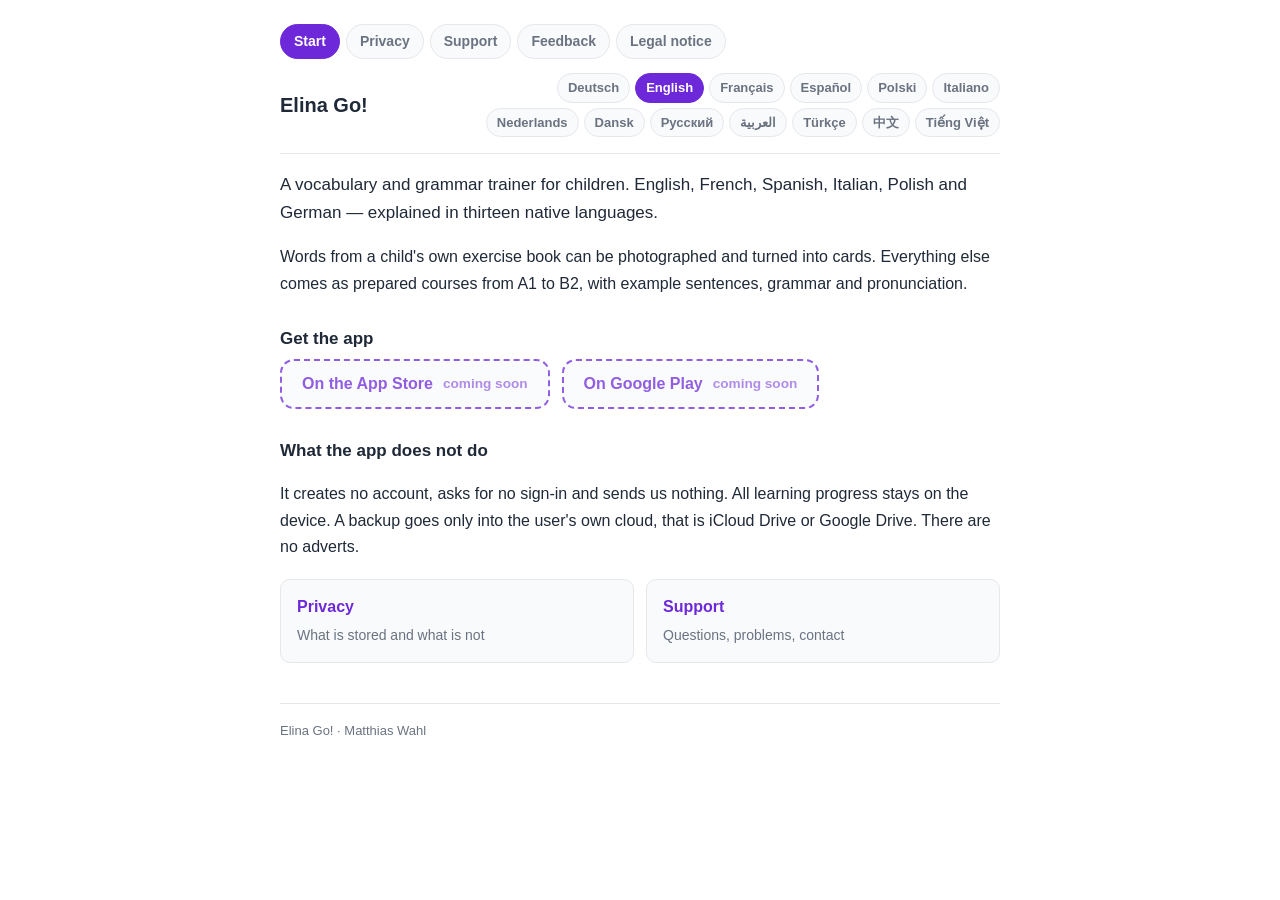
<file: index.html>
<!doctype html>
<html lang="de">
<head>
<meta charset="utf-8" />
<meta name="viewport" content="width=device-width, initial-scale=1" />
<meta name="robots" content="all" />
<title>Elina Go!</title>
<link rel="icon" href="icon.png" />
<link rel="stylesheet" href="style.css" />
</head>
<body>
<!-- GENERATED by scripts/build-site.mjs from docs/legal/site/content/. Do not edit by hand. -->
<div class="wrap">
  <div class="pages"><a href="./" data-nav="start" aria-current="page">Start</a><a href="datenschutz.html" data-nav="privacy">Datenschutz</a><a href="support.html" data-nav="support">Support</a><a href="feedback.html" data-nav="feedback">Feedback</a><a href="impressum.html" data-nav="imprint">Impressum</a></div>
  <header>
    <h1>Elina Go!</h1>
    <nav aria-label="Sprache / Language">
      <button data-go="de" lang="de" aria-current="true">Deutsch</button><button data-go="en" lang="en">English</button><button data-go="fr" lang="fr">Français</button><button data-go="es" lang="es">Español</button><button data-go="pl" lang="pl">Polski</button><button data-go="it" lang="it">Italiano</button><button data-go="nl" lang="nl">Nederlands</button><button data-go="da" lang="da">Dansk</button><button data-go="ru" lang="ru">Русский</button><button data-go="ar" lang="ar">العربية</button><button data-go="tr" lang="tr">Türkçe</button><button data-go="zh" lang="zh">中文</button><button data-go="vi" lang="vi">Tiếng Việt</button>
    </nav>
  </header>

  <section data-lang="de" data-dir="ltr" lang="de" class="active">
    <p class="lead">Ein Vokabel- und Grammatiktrainer für Kinder. Englisch, Französisch, Spanisch, Italienisch, Polnisch und Deutsch — erklärt in dreizehn Muttersprachen.</p>
    <p>Vokabeln aus dem eigenen Schulheft lassen sich abfotografieren und werden zu Karten. Alles andere sind fertige Kurse von A1 bis B2, mit Beispielsätzen, Grammatik und Aussprache.</p>
    <h2>Die App holen</h2>
    <div class="stores"><span class="store off">Im App Store<em>bald verfügbar</em></span><span class="store off">Bei Google Play<em>bald verfügbar</em></span></div>
    <h2>Was die App nicht tut</h2>
    <p>Sie legt kein Konto an, verlangt keine Anmeldung und sendet nichts an uns. Der gesamte Lernfortschritt bleibt auf dem Gerät. Eine Sicherung geht ausschließlich in die eigene Cloud des Nutzers, also iCloud Drive oder Google Drive. Es gibt keine Werbung.</p>
    <div class="cards">
      <a href="datenschutz.html"><strong>Datenschutz</strong><span>Was gespeichert wird und was nicht</span></a>
      <a href="support.html"><strong>Support</strong><span>Fragen, Probleme, Kontakt</span></a>
    </div>
  </section>

  <section data-lang="en" data-dir="ltr" lang="en">
    <p class="lead">A vocabulary and grammar trainer for children. English, French, Spanish, Italian, Polish and German — explained in thirteen native languages.</p>
    <p>Words from a child's own exercise book can be photographed and turned into cards. Everything else comes as prepared courses from A1 to B2, with example sentences, grammar and pronunciation.</p>
    <h2>Get the app</h2>
    <div class="stores"><span class="store off">On the App Store<em>coming soon</em></span><span class="store off">On Google Play<em>coming soon</em></span></div>
    <h2>What the app does not do</h2>
    <p>It creates no account, asks for no sign-in and sends us nothing. All learning progress stays on the device. A backup goes only into the user's own cloud, that is iCloud Drive or Google Drive. There are no adverts.</p>
    <div class="cards">
      <a href="datenschutz.html"><strong>Privacy</strong><span>What is stored and what is not</span></a>
      <a href="support.html"><strong>Support</strong><span>Questions, problems, contact</span></a>
    </div>
  </section>

  <section data-lang="fr" data-dir="ltr" lang="fr">
    <p class="lead">Un entraîneur de vocabulaire et de grammaire pour les enfants. Anglais, français, espagnol, italien, polonais et allemand — expliqué en treize langues maternelles.</p>
    <p>Les mots du cahier d'école peuvent être photographiés : l'application en fait des cartes. Le reste, ce sont des cours prêts à l'emploi de A1 à B2, avec phrases d'exemple, grammaire et prononciation.</p>
    <h2>Obtenir l'application</h2>
    <div class="stores"><span class="store off">Sur l'App Store<em>bientôt disponible</em></span><span class="store off">Sur Google Play<em>bientôt disponible</em></span></div>
    <h2>Ce que l'application ne fait pas</h2>
    <p>Elle ne crée aucun compte, ne demande aucune inscription et ne nous envoie rien. Toute la progression reste sur l'appareil. Une sauvegarde va uniquement dans le nuage personnel de l'utilisateur, iCloud Drive ou Google Drive. Il n'y a aucune publicité.</p>
    <div class="cards">
      <a href="datenschutz.html"><strong>Confidentialité</strong><span>Ce qui est enregistré, et ce qui ne l'est pas</span></a>
      <a href="support.html"><strong>Assistance</strong><span>Questions, problèmes, contact</span></a>
    </div>
  </section>

  <section data-lang="es" data-dir="ltr" lang="es">
    <p class="lead">Un entrenador de vocabulario y gramática para niños. Inglés, francés, español, italiano, polaco y alemán — explicado en trece lenguas maternas.</p>
    <p>Las palabras del propio cuaderno se pueden fotografiar y la aplicación las convierte en tarjetas. Lo demás son cursos ya preparados de A1 a B2, con frases de ejemplo, gramática y pronunciación.</p>
    <h2>Consigue la app</h2>
    <div class="stores"><span class="store off">En el App Store<em>muy pronto</em></span><span class="store off">En Google Play<em>muy pronto</em></span></div>
    <h2>Lo que la aplicación no hace</h2>
    <p>No crea ninguna cuenta, no pide registro y no nos envía nada. Todo el progreso se queda en el dispositivo. Una copia de seguridad va únicamente a la nube propia del usuario, es decir iCloud Drive o Google Drive. No hay publicidad.</p>
    <div class="cards">
      <a href="datenschutz.html"><strong>Privacidad</strong><span>Qué se guarda y qué no</span></a>
      <a href="support.html"><strong>Ayuda</strong><span>Preguntas, problemas, contacto</span></a>
    </div>
  </section>

  <section data-lang="pl" data-dir="ltr" lang="pl">
    <p class="lead">Trener słówek i gramatyki dla dzieci. Angielski, francuski, hiszpański, włoski, polski i niemiecki — objaśniany w trzynastu językach ojczystych.</p>
    <p>Słówka z własnego zeszytu można sfotografować, a aplikacja zrobi z nich fiszki. Reszta to gotowe kursy od A1 do B2, ze zdaniami przykładowymi, gramatyką i wymową.</p>
    <h2>Pobierz aplikację</h2>
    <div class="stores"><span class="store off">W App Store<em>już wkrótce</em></span><span class="store off">W Google Play<em>już wkrótce</em></span></div>
    <h2>Czego aplikacja nie robi</h2>
    <p>Nie zakłada konta, nie wymaga logowania i niczego do nas nie wysyła. Cały postęp zostaje na urządzeniu. Kopia zapasowa trafia wyłącznie do własnej chmury użytkownika, czyli iCloud Drive lub Google Drive. Nie ma reklam.</p>
    <div class="cards">
      <a href="datenschutz.html"><strong>Prywatność</strong><span>Co jest zapisywane, a co nie</span></a>
      <a href="support.html"><strong>Pomoc</strong><span>Pytania, problemy, kontakt</span></a>
    </div>
  </section>

  <section data-lang="it" data-dir="ltr" lang="it">
    <p class="lead">Un allenatore di vocaboli e grammatica per bambini. Inglese, francese, spagnolo, italiano, polacco e tedesco — spiegato in tredici lingue madri.</p>
    <p>I vocaboli del quaderno di scuola si possono fotografare e l'app li trasforma in schede. Il resto sono corsi già pronti dall'A1 al B2, con frasi di esempio, grammatica e pronuncia.</p>
    <h2>Scarica l'app</h2>
    <div class="stores"><span class="store off">Su App Store<em>presto disponibile</em></span><span class="store off">Su Google Play<em>presto disponibile</em></span></div>
    <h2>Che cosa l'app non fa</h2>
    <p>Non crea account, non chiede registrazione e non ci invia nulla. Tutti i progressi restano sul dispositivo. Un backup finisce soltanto nel cloud personale dell'utente, cioè iCloud Drive o Google Drive. Non c'è pubblicità.</p>
    <div class="cards">
      <a href="datenschutz.html"><strong>Privacy</strong><span>Che cosa viene salvato e che cosa no</span></a>
      <a href="support.html"><strong>Assistenza</strong><span>Domande, problemi, contatto</span></a>
    </div>
  </section>

  <section data-lang="nl" data-dir="ltr" lang="nl">
    <p class="lead">Een woordjes- en grammaticatrainer voor kinderen. Engels, Frans, Spaans, Italiaans, Pools en Duits — uitgelegd in dertien moedertalen.</p>
    <p>Woorden uit het eigen schoolschrift kun je fotograferen; de app maakt er kaartjes van. De rest zijn kant-en-klare cursussen van A1 tot B2, met voorbeeldzinnen, grammatica en uitspraak.</p>
    <h2>Haal de app</h2>
    <div class="stores"><span class="store off">In de App Store<em>binnenkort</em></span><span class="store off">Op Google Play<em>binnenkort</em></span></div>
    <h2>Wat de app niet doet</h2>
    <p>Hij maakt geen account aan, vraagt niet om aanmelden en stuurt ons niets. Alle voortgang blijft op het toestel. Een reservekopie gaat uitsluitend naar de eigen cloud van de gebruiker, dus iCloud Drive of Google Drive. Er is geen reclame.</p>
    <div class="cards">
      <a href="datenschutz.html"><strong>Privacy</strong><span>Wat wel en niet wordt bewaard</span></a>
      <a href="support.html"><strong>Hulp</strong><span>Vragen, problemen, contact</span></a>
    </div>
  </section>

  <section data-lang="da" data-dir="ltr" lang="da">
    <p class="lead">En gloses- og grammatiktræner for børn. Engelsk, fransk, spansk, italiensk, polsk og tysk — forklaret på tretten modersmål.</p>
    <p>Gloser fra barnets egen skolebog kan fotograferes, og appen laver kort ud af dem. Resten er færdige kurser fra A1 til B2 med eksempelsætninger, grammatik og udtale.</p>
    <h2>Hent appen</h2>
    <div class="stores"><span class="store off">I App Store<em>kommer snart</em></span><span class="store off">På Google Play<em>kommer snart</em></span></div>
    <h2>Hvad appen ikke gør</h2>
    <p>Den opretter ingen konto, beder ikke om login og sender os ingenting. Al fremgang bliver på enheden. En sikkerhedskopi havner udelukkende i brugerens egen sky, altså iCloud Drive eller Google Drive. Der er ingen reklamer.</p>
    <div class="cards">
      <a href="datenschutz.html"><strong>Privatliv</strong><span>Hvad der gemmes, og hvad der ikke gør</span></a>
      <a href="support.html"><strong>Hjælp</strong><span>Spørgsmål, problemer, kontakt</span></a>
    </div>
  </section>

  <section data-lang="ru" data-dir="ltr" lang="ru">
    <p class="lead">Тренажёр слов и грамматики для детей. Английский, французский, испанский, итальянский, польский и немецкий — с объяснениями на тринадцати родных языках.</p>
    <p>Слова из школьной тетради можно сфотографировать, и приложение сделает из них карточки. Всё остальное — готовые курсы от A1 до B2 с примерами предложений, грамматикой и произношением.</p>
    <h2>Скачать приложение</h2>
    <div class="stores"><span class="store off">В App Store<em>скоро</em></span><span class="store off">В Google Play<em>скоро</em></span></div>
    <h2>Чего приложение не делает</h2>
    <p>Оно не создаёт учётную запись, не требует входа и ничего нам не отправляет. Весь прогресс остаётся на устройстве. Резервная копия попадает только в собственное облако пользователя — iCloud Drive или Google Drive. Рекламы нет.</p>
    <div class="cards">
      <a href="datenschutz.html"><strong>Конфиденциальность</strong><span>Что сохраняется, а что нет</span></a>
      <a href="support.html"><strong>Поддержка</strong><span>Вопросы, проблемы, связь</span></a>
    </div>
  </section>

  <section data-lang="ar" data-dir="rtl" lang="ar">
    <p class="lead">مدرّب مفردات وقواعد للأطفال. الإنجليزية والفرنسية والإسبانية والإيطالية والبولندية والألمانية — مشروحة بثلاث عشرة لغة أمّ.</p>
    <p>يمكن تصوير الكلمات من دفتر المدرسة، فيحوّلها التطبيق إلى بطاقات. وما عدا ذلك دورات جاهزة من A1 إلى B2، مع جمل أمثلة وقواعد ونطق.</p>
    <h2>احصل على التطبيق</h2>
    <div class="stores"><span class="store off">من App Store<em>قريبًا</em></span><span class="store off">من Google Play<em>قريبًا</em></span></div>
    <h2>ما لا يفعله التطبيق</h2>
    <p>لا ينشئ حسابًا، ولا يطلب تسجيل دخول، ولا يرسل إلينا شيئًا. يبقى كل التقدّم على الجهاز. والنسخة الاحتياطية تذهب حصرًا إلى سحابة المستخدم نفسه، أي iCloud Drive أو Google Drive. ولا توجد إعلانات.</p>
    <div class="cards">
      <a href="datenschutz.html"><strong>الخصوصية</strong><span>ما يُحفظ وما لا يُحفظ</span></a>
      <a href="support.html"><strong>الدعم</strong><span>أسئلة ومشكلات وتواصل</span></a>
    </div>
  </section>

  <section data-lang="tr" data-dir="ltr" lang="tr">
    <p class="lead">Çocuklar için kelime ve dilbilgisi çalıştırıcısı. İngilizce, Fransızca, İspanyolca, İtalyanca, Lehçe ve Almanca — on üç ana dilde anlatılıyor.</p>
    <p>Çocuğun kendi defterindeki kelimeler fotoğraflanabilir, uygulama bunlardan kart yapar. Gerisi A1'den B2'ye hazır kurslar: örnek cümleler, dilbilgisi ve telaffuz.</p>
    <h2>Uygulamayı indir</h2>
    <div class="stores"><span class="store off">App Store'da<em>çok yakında</em></span><span class="store off">Google Play'de<em>çok yakında</em></span></div>
    <h2>Uygulamanın yapmadıkları</h2>
    <p>Hesap açmaz, giriş istemez ve bize hiçbir şey göndermez. Tüm ilerleme cihazda kalır. Yedek yalnızca kullanıcının kendi bulutuna, yani iCloud Drive veya Google Drive'a gider. Reklam yoktur.</p>
    <div class="cards">
      <a href="datenschutz.html"><strong>Gizlilik</strong><span>Ne saklanıyor, ne saklanmıyor</span></a>
      <a href="support.html"><strong>Destek</strong><span>Sorular, sorunlar, iletişim</span></a>
    </div>
  </section>

  <section data-lang="zh" data-dir="ltr" lang="zh">
    <p class="lead">给孩子的单词和语法练习应用。英语、法语、西班牙语、意大利语、波兰语和德语 —— 用十三种母语讲解。</p>
    <p>课本上的单词可以直接拍照，应用会把它们变成卡片。其余是从 A1 到 B2 的现成课程，配有例句、语法和发音。</p>
    <h2>获取应用</h2>
    <div class="stores"><span class="store off">在 App Store<em>即将推出</em></span><span class="store off">在 Google Play<em>即将推出</em></span></div>
    <h2>这个应用不做的事</h2>
    <p>它不创建账号，不要求登录，也不向我们发送任何东西。所有学习进度都留在设备上。备份只会存入用户自己的云端，也就是 iCloud Drive 或 Google Drive。没有广告。</p>
    <div class="cards">
      <a href="datenschutz.html"><strong>隐私</strong><span>哪些会保存，哪些不会</span></a>
      <a href="support.html"><strong>支持</strong><span>疑问、故障、联系方式</span></a>
    </div>
  </section>

  <section data-lang="vi" data-dir="ltr" lang="vi">
    <p class="lead">Ứng dụng luyện từ vựng và ngữ pháp cho trẻ em. Tiếng Anh, Pháp, Tây Ban Nha, Ý, Ba Lan và Đức — được giải thích bằng mười ba tiếng mẹ đẻ.</p>
    <p>Từ vựng trong vở của chính các em có thể chụp lại, và ứng dụng biến chúng thành thẻ. Phần còn lại là các khoá học sẵn từ A1 đến B2, kèm câu ví dụ, ngữ pháp và phát âm.</p>
    <h2>Tải ứng dụng</h2>
    <div class="stores"><span class="store off">Trên App Store<em>sắp ra mắt</em></span><span class="store off">Trên Google Play<em>sắp ra mắt</em></span></div>
    <h2>Những điều ứng dụng không làm</h2>
    <p>Ứng dụng không tạo tài khoản, không yêu cầu đăng nhập và không gửi gì cho chúng tôi. Mọi tiến độ đều ở lại trên máy. Bản sao lưu chỉ đi vào đám mây của chính người dùng, tức iCloud Drive hoặc Google Drive. Không có quảng cáo.</p>
    <div class="cards">
      <a href="datenschutz.html"><strong>Quyền riêng tư</strong><span>Những gì được lưu và những gì không</span></a>
      <a href="support.html"><strong>Hỗ trợ</strong><span>Câu hỏi, sự cố, liên hệ</span></a>
    </div>
  </section>

  <footer>Elina Go! · <span>Matthias Wahl</span></footer>
</div>
<script>
  const buttons = document.querySelectorAll('nav button');
  const sections = document.querySelectorAll('section[data-lang]');
  function show(lang) {
    sections.forEach((s) => s.classList.toggle('active', s.dataset.lang === lang));
    buttons.forEach((b) => b.setAttribute('aria-current', b.dataset.go === lang ? 'true' : 'false'));
    const active = document.querySelector('section[data-lang="' + lang + '"]');
    document.documentElement.lang = lang;
    // Arabic reads right to left; the whole page turns, not just the text block.
    document.documentElement.dir = active && active.dataset.dir === 'rtl' ? 'rtl' : 'ltr';
    const labels = navLabels[lang];
    if (labels) document.querySelectorAll('a[data-nav]').forEach((a) => { a.textContent = labels[a.dataset.nav]; });
    try { history.replaceState(null, '', '#' + lang); } catch (e) {}
  }
  buttons.forEach((b) => b.addEventListener('click', () => show(b.dataset.go)));
  // The feedback page: the app hands over which form to show and which build is writing.
  // Nothing here identifies anybody - it is the version, the platform and the course, so a
  // report can be understood without asking back (and there is nobody to ask back).
  var ENDPOINT = "https://elina.one/feedback.php";
  var forms = document.querySelectorAll('form.feedback');
  forms.forEach(function (form) {
    var note = form.querySelector('.note');
    var button = form.querySelector('button');
    if (!ENDPOINT) {
      // Nothing to post to yet: say so, rather than offer a button that does nothing.
      note.textContent = form.dataset.missing;
      button.disabled = true;
      return;
    }
    form.addEventListener('submit', function (ev) {
      ev.preventDefault();
      var text = form.querySelector('textarea').value.trim();
      if (!text) return;
      // The app puts the version, the build, the platform and the course in the address; they
      // travel with the message so it can be understood. Nothing here says WHO is writing -
      // there is no field for it, and no way to reply.
      var q = new URLSearchParams(location.search);
      var body = new URLSearchParams({ text: text });
      ['v', 'b', 'p', 'c'].forEach(function (k) { if (q.get(k)) body.set(k, q.get(k)); });
      var trap = form.querySelector('input[name=website]');
      if (trap && trap.value) body.set('website', trap.value);
      button.disabled = true;
      fetch(ENDPOINT, { method: 'POST', mode: 'no-cors', body: body })
        .then(function () {
          form.querySelector('textarea').value = '';
          note.textContent = form.dataset.sent;
        })
        .catch(function () {
          note.textContent = form.dataset.failed;
          button.disabled = false;
        });
    });
  });
  const navLabels = {"de":{"start":"Start","privacy":"Datenschutz","support":"Support","feedback":"Feedback","imprint":"Impressum"},"en":{"start":"Start","privacy":"Privacy","support":"Support","feedback":"Feedback","imprint":"Legal notice"},"fr":{"start":"Accueil","privacy":"Confidentialité","support":"Assistance","feedback":"Retour","imprint":"Mentions légales"},"es":{"start":"Inicio","privacy":"Privacidad","support":"Ayuda","feedback":"Comentarios","imprint":"Aviso legal"},"pl":{"start":"Start","privacy":"Prywatność","support":"Pomoc","feedback":"Opinia","imprint":"Nota prawna"},"it":{"start":"Inizio","privacy":"Privacy","support":"Assistenza","feedback":"Riscontro","imprint":"Note legali"},"nl":{"start":"Start","privacy":"Privacy","support":"Hulp","feedback":"Feedback","imprint":"Colofon"},"da":{"start":"Start","privacy":"Privatliv","support":"Hjælp","feedback":"Feedback","imprint":"Kolofon"},"ru":{"start":"Начало","privacy":"Конфиденциальность","support":"Поддержка","feedback":"Отзыв","imprint":"Выходные данные"},"ar":{"start":"البداية","privacy":"الخصوصية","support":"الدعم","feedback":"ملاحظات","imprint":"بيانات الناشر"},"tr":{"start":"Başlangıç","privacy":"Gizlilik","support":"Destek","feedback":"Geri bildirim","imprint":"Künye"},"zh":{"start":"首页","privacy":"隐私","support":"支持","feedback":"反馈","imprint":"法律声明"},"vi":{"start":"Trang đầu","privacy":"Quyền riêng tư","support":"Hỗ trợ","feedback":"Góp ý","imprint":"Thông tin pháp lý"}};
  const known = ["de","en","fr","es","pl","it","nl","da","ru","ar","tr","zh","vi"];
  // Inlined from scripts/lib/pickLang.mjs so the page and its test run the SAME rule: the app
  // asks for a language in the address, and ignoring that put a German child on the English
  // page (2026-09-15). A copy here would be a copy that drifts.
  function pickLang({ hash, search, navigatorLang, known }) {
  const has = (v) => (v && known.indexOf(v) !== -1 ? v : '');

  // Exact matches only: 'den' is not German, and 'de-informal' is not a language we have.
  const asked = has(new URLSearchParams(String(search || '').replace(/^\?/, '')).get('lang') || '');
  if (asked) return asked;

  const linked = has(String(hash || '').replace('#', ''));
  if (linked) return linked;

  // The browser's tag is a full locale ('fr-CA'), so here a prefix IS the right comparison.
  const tag = String(navigatorLang || '');
  return known.find((l) => tag.toLowerCase().startsWith(l)) || 'de';
}
  show(pickLang({ hash: location.hash, search: location.search, navigatorLang: navigator.language, known: known }));
</script>
</body>
</html>
</file>
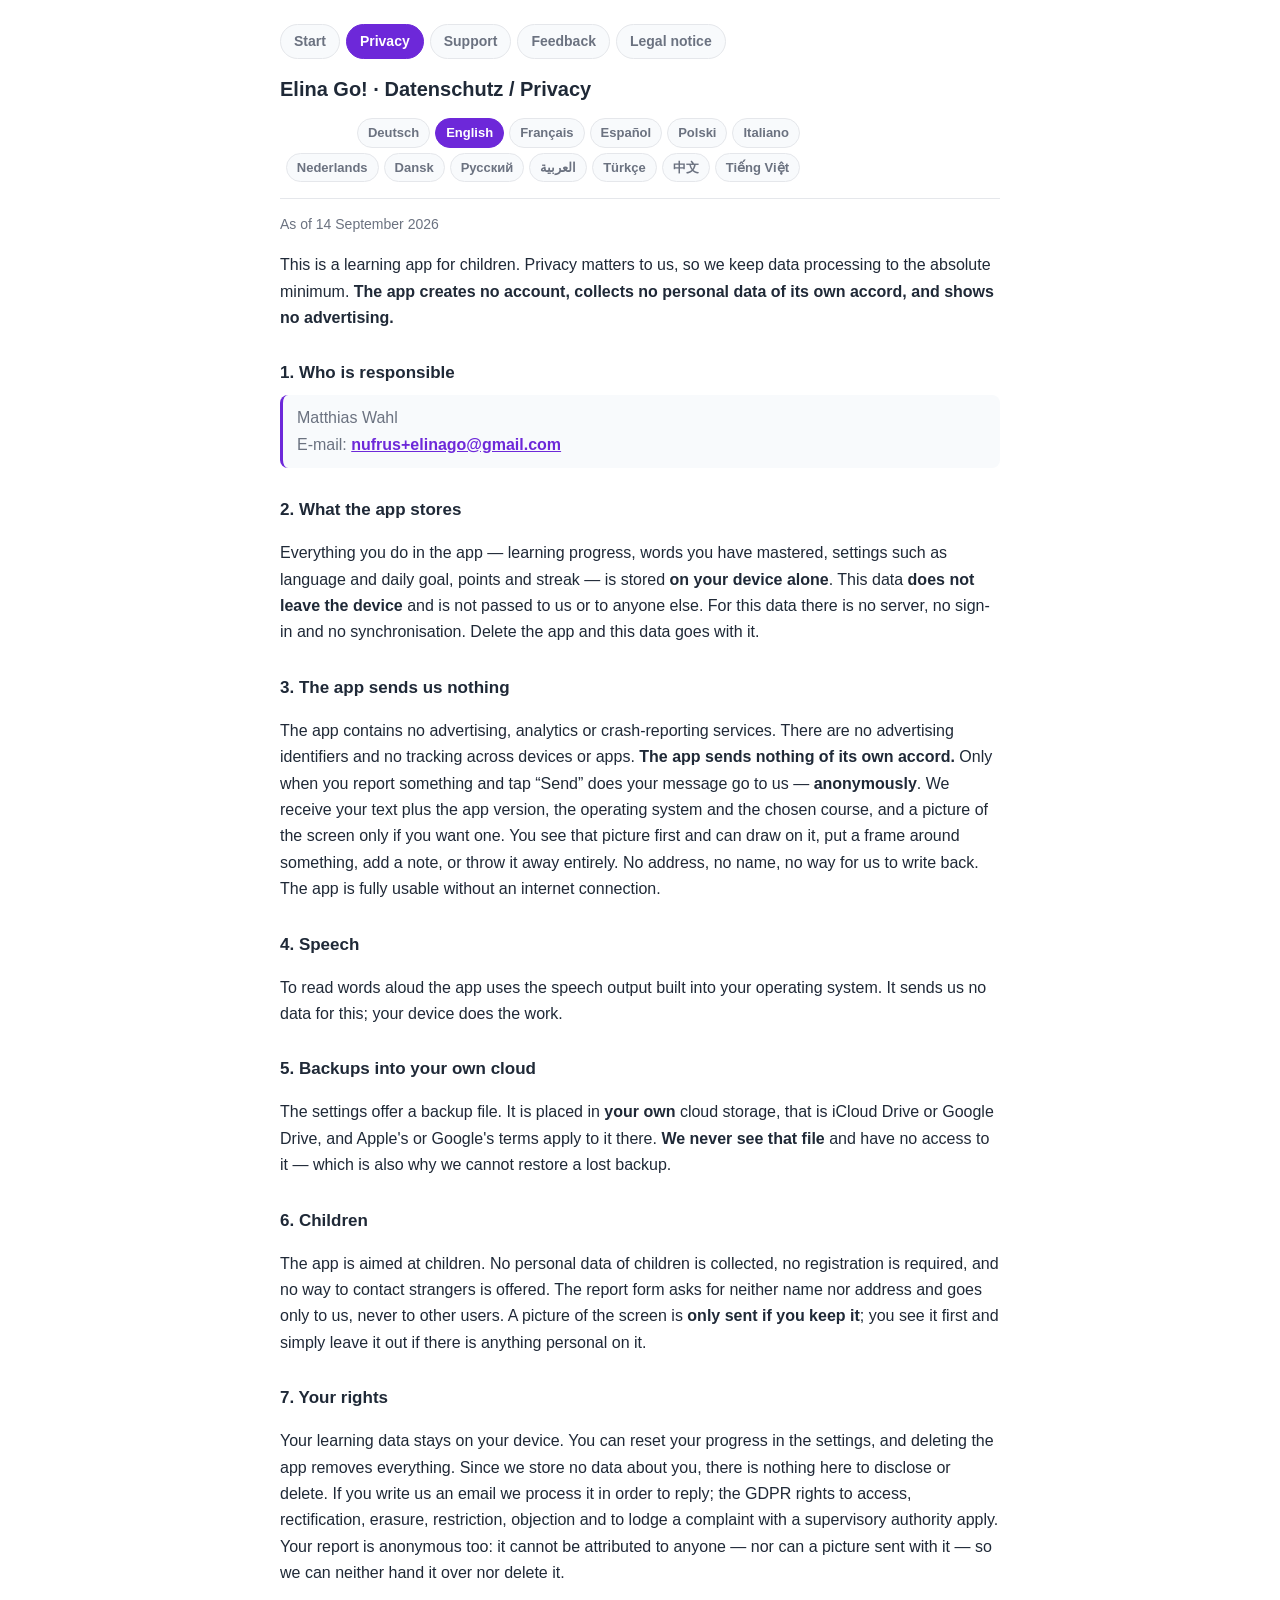
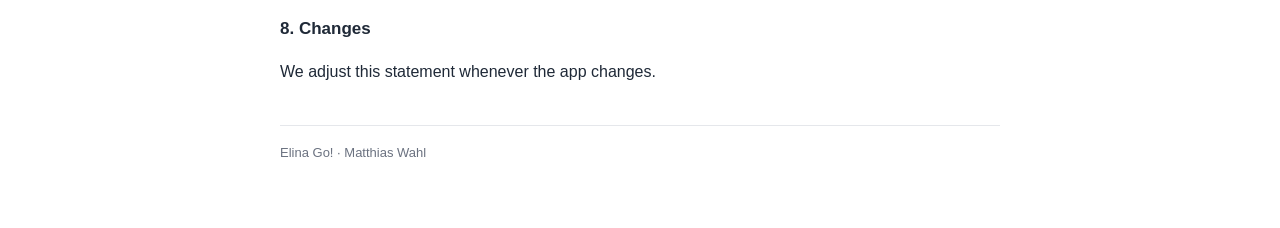
<file: datenschutz.html>
<!doctype html>
<html lang="de">
<head>
<meta charset="utf-8" />
<meta name="viewport" content="width=device-width, initial-scale=1" />
<meta name="robots" content="all" />
<title>Elina Go! · Datenschutz / Privacy</title>
<link rel="icon" href="icon.png" />
<link rel="stylesheet" href="style.css" />
</head>
<body>
<!-- GENERATED by scripts/build-site.mjs from docs/legal/site/content/. Do not edit by hand. -->
<div class="wrap">
  <div class="pages"><a href="./" data-nav="start">Start</a><a href="datenschutz.html" data-nav="privacy" aria-current="page">Datenschutz</a><a href="support.html" data-nav="support">Support</a><a href="feedback.html" data-nav="feedback">Feedback</a><a href="impressum.html" data-nav="imprint">Impressum</a></div>
  <header>
    <h1>Elina Go! · Datenschutz / Privacy</h1>
    <nav aria-label="Sprache / Language">
      <button data-go="de" lang="de" aria-current="true">Deutsch</button><button data-go="en" lang="en">English</button><button data-go="fr" lang="fr">Français</button><button data-go="es" lang="es">Español</button><button data-go="pl" lang="pl">Polski</button><button data-go="it" lang="it">Italiano</button><button data-go="nl" lang="nl">Nederlands</button><button data-go="da" lang="da">Dansk</button><button data-go="ru" lang="ru">Русский</button><button data-go="ar" lang="ar">العربية</button><button data-go="tr" lang="tr">Türkçe</button><button data-go="zh" lang="zh">中文</button><button data-go="vi" lang="vi">Tiếng Việt</button>
    </nav>
  </header>

  <section data-lang="de" data-dir="ltr" lang="de" class="active">
    <p class="muted">Stand: 14. September 2026</p>
    <p>Diese App ist eine Lern-App für Kinder. Datenschutz ist uns wichtig, deshalb halten wir die Datenverarbeitung so gering wie möglich. <strong>Die App legt kein Nutzerkonto an, erhebt von sich aus keine personenbezogenen Daten und blendet keine Werbung ein.</strong></p>
    <h2>1. Verantwortlich</h2>
    <blockquote>Matthias Wahl<br />E-Mail: <a href="mailto:nufrus+elinago@gmail.com">nufrus+elinago@gmail.com</a></blockquote>
    <h2>2. Welche Daten die App speichert</h2>
    <p>Alles, was du in der App tust — Lernfortschritt, gekonnte Vokabeln, Einstellungen wie Sprache und Tagesziel, Punkte und Serie — wird <strong>ausschließlich lokal auf deinem Gerät</strong> gespeichert. Diese Daten <strong>verlassen das Gerät nicht</strong> und werden nicht an uns oder Dritte übertragen. Für diese Daten gibt es keinen Server, keine Anmeldung und keine Synchronisierung. Wird die App gelöscht, sind auch diese Daten weg.</p>
    <h2>3. Die App sendet nichts an uns</h2>
    <p>Die App enthält keine Werbe-, Analyse- oder Absturzberichtsdienste. Es gibt keine Kennungen zu Werbezwecken und kein Tracking über Geräte oder Apps hinweg. <strong>Von sich aus sendet die App nichts.</strong> Nur wenn du etwas meldest und auf „Abschicken“ tippst, geht deine Nachricht an uns — <strong>anonym</strong>. Wir erhalten deinen Text sowie App-Version, Betriebssystem und gewählten Kurs, und nur wenn du es willst ein Bild des Bildschirms. Dieses Bild siehst du vorher und kannst darauf zeichnen, etwas einrahmen, einen Hinweis hineinschreiben oder es ganz wegwerfen. Keine Adresse, keinen Namen, keine Möglichkeit, dir zu antworten. Auch ohne Internetverbindung ist die App vollständig nutzbar.</p>
    <h2>4. Sprachausgabe</h2>
    <p>Zum Vorlesen von Wörtern nutzt die App die Sprachausgabe, die in deinem Betriebssystem eingebaut ist. Die App sendet dafür keine Daten an uns; die Verarbeitung übernimmt dein Gerät.</p>
    <h2>5. Sicherung in deine eigene Cloud</h2>
    <p>Du kannst in den Einstellungen eine Sicherungsdatei anlegen. Sie wird in <strong>deinen eigenen</strong> Cloud-Speicher gelegt, also iCloud Drive oder Google Drive — für diese Ablage gelten die Bedingungen von Apple beziehungsweise Google. <strong>Wir bekommen diese Datei nie zu sehen</strong> und haben keinen Zugriff darauf. Deshalb können wir eine verlorene Sicherung auch nicht wiederherstellen.</p>
    <h2>6. Kinder</h2>
    <p>Die App richtet sich an Kinder. Es werden keine personenbezogenen Daten von Kindern erhoben, keine Registrierung verlangt und keine Kontaktmöglichkeiten zu Fremden angeboten. Das Melde-Formular fragt weder Name noch Adresse und richtet sich nur an uns, nicht an andere Nutzer. Ein Bild des Bildschirms wird <strong>nur mitgeschickt, wenn du es dabei lässt</strong>; du siehst es vorher und lässt es einfach weg, wenn Persönliches darauf ist.</p>
    <h2>7. Deine Rechte</h2>
    <p>Die Lerndaten liegen auf deinem Gerät. In den Einstellungen kannst du den Fortschritt zurücksetzen, und beim Löschen der App verschwindet alles. Da wir keine Daten von dir speichern, gibt es bei uns nichts, worüber wir Auskunft geben oder was wir löschen könnten. Schreibst du uns eine E-Mail, verarbeiten wir sie, um zu antworten; die Rechte nach DSGVO auf Auskunft, Berichtigung, Löschung, Einschränkung, Widerspruch und Beschwerde bei einer Aufsichtsbehörde gelten. Auch deine Meldung ist anonym: Sie lässt sich niemandem zuordnen — ein mitgeschicktes Bild ebenso wenig —, also können wir sie weder herausgeben noch löschen.</p>
    <h2>8. Änderungen</h2>
    <p>Wir passen diese Erklärung an, wenn sich die App ändert.</p>
  </section>

  <section data-lang="en" data-dir="ltr" lang="en">
    <p class="muted">As of 14 September 2026</p>
    <p>This is a learning app for children. Privacy matters to us, so we keep data processing to the absolute minimum. <strong>The app creates no account, collects no personal data of its own accord, and shows no advertising.</strong></p>
    <h2>1. Who is responsible</h2>
    <blockquote>Matthias Wahl<br />E-mail: <a href="mailto:nufrus+elinago@gmail.com">nufrus+elinago@gmail.com</a></blockquote>
    <h2>2. What the app stores</h2>
    <p>Everything you do in the app — learning progress, words you have mastered, settings such as language and daily goal, points and streak — is stored <strong>on your device alone</strong>. This data <strong>does not leave the device</strong> and is not passed to us or to anyone else. For this data there is no server, no sign-in and no synchronisation. Delete the app and this data goes with it.</p>
    <h2>3. The app sends us nothing</h2>
    <p>The app contains no advertising, analytics or crash-reporting services. There are no advertising identifiers and no tracking across devices or apps. <strong>The app sends nothing of its own accord.</strong> Only when you report something and tap “Send” does your message go to us — <strong>anonymously</strong>. We receive your text plus the app version, the operating system and the chosen course, and a picture of the screen only if you want one. You see that picture first and can draw on it, put a frame around something, add a note, or throw it away entirely. No address, no name, no way for us to write back. The app is fully usable without an internet connection.</p>
    <h2>4. Speech</h2>
    <p>To read words aloud the app uses the speech output built into your operating system. It sends us no data for this; your device does the work.</p>
    <h2>5. Backups into your own cloud</h2>
    <p>The settings offer a backup file. It is placed in <strong>your own</strong> cloud storage, that is iCloud Drive or Google Drive, and Apple's or Google's terms apply to it there. <strong>We never see that file</strong> and have no access to it — which is also why we cannot restore a lost backup.</p>
    <h2>6. Children</h2>
    <p>The app is aimed at children. No personal data of children is collected, no registration is required, and no way to contact strangers is offered. The report form asks for neither name nor address and goes only to us, never to other users. A picture of the screen is <strong>only sent if you keep it</strong>; you see it first and simply leave it out if there is anything personal on it.</p>
    <h2>7. Your rights</h2>
    <p>Your learning data stays on your device. You can reset your progress in the settings, and deleting the app removes everything. Since we store no data about you, there is nothing here to disclose or delete. If you write us an email we process it in order to reply; the GDPR rights to access, rectification, erasure, restriction, objection and to lodge a complaint with a supervisory authority apply. Your report is anonymous too: it cannot be attributed to anyone — nor can a picture sent with it — so we can neither hand it over nor delete it.</p>
    <h2>8. Changes</h2>
    <p>We adjust this statement whenever the app changes.</p>
  </section>

  <section data-lang="fr" data-dir="ltr" lang="fr">
    <p class="muted">Mise à jour : 14 septembre 2026</p>
    <p>Cette application est une application d’apprentissage pour enfants. La protection des données nous tient à cœur, c’est pourquoi nous limitons leur traitement au strict minimum. <strong>L’application ne crée aucun compte, ne collecte d’elle-même aucune donnée personnelle et n’affiche aucune publicité.</strong></p>
    <h2>1. Responsable</h2>
    <blockquote>Matthias Wahl<br />Courriel : <a href="mailto:nufrus+elinago@gmail.com">nufrus+elinago@gmail.com</a></blockquote>
    <h2>2. Ce que l'application enregistre</h2>
    <p>Tout ce que vous faites dans l'application — progression, mots acquis, réglages comme la langue et l'objectif quotidien, points et série — est enregistré <strong>uniquement sur votre appareil</strong>. Ces données <strong>ne quittent pas l'appareil</strong> et ne sont transmises ni à nous ni à des tiers. Pour ces données, il n'y a ni serveur, ni connexion à un compte, ni synchronisation. Supprimez l'application et ces données disparaissent avec elle.</p>
    <h2>3. L'application ne nous envoie rien</h2>
    <p>L’application ne contient aucun service publicitaire, d’analyse ou de rapport d’incident. Il n’y a ni identifiant publicitaire ni suivi entre appareils ou applications. <strong>D’elle-même, l’application n’envoie rien.</strong> Ce n’est que lorsque tu signales quelque chose et appuies sur « Envoyer » que ton message nous parvient — <strong>de façon anonyme</strong>. Nous recevons ton texte ainsi que la version de l’application, le système d’exploitation et le cours choisi, et une image de l’écran seulement si tu le souhaites. Tu vois cette image avant l’envoi et tu peux dessiner dessus, encadrer un détail, ajouter une note ou la jeter. Ni adresse, ni nom, aucun moyen de te répondre. L’application fonctionne entièrement sans connexion Internet.</p>
    <h2>4. Synthèse vocale</h2>
    <p>Pour lire les mots à voix haute, l'application utilise la synthèse vocale intégrée à votre système d'exploitation. Elle ne nous envoie aucune donnée pour cela ; le traitement se fait sur votre appareil.</p>
    <h2>5. Sauvegarde dans votre propre nuage</h2>
    <p>Les réglages proposent un fichier de sauvegarde. Il est déposé dans <strong>votre propre</strong> espace de stockage en ligne, iCloud Drive ou Google Drive, où s'appliquent les conditions d'Apple ou de Google. <strong>Nous ne voyons jamais ce fichier</strong> et n'y avons aucun accès — c'est aussi pourquoi nous ne pouvons pas restaurer une sauvegarde perdue.</p>
    <h2>6. Enfants</h2>
    <p>L’application s’adresse aux enfants. Aucune donnée personnelle d’enfant n’est collectée, aucune inscription n’est demandée et aucun moyen de contacter des inconnus n’est proposé. Le formulaire de signalement ne demande ni nom ni adresse et ne s’adresse qu’à nous, jamais aux autres utilisateurs. Une image de l’écran n’est <strong>envoyée que si tu la gardes</strong> ; tu la vois avant et tu peux simplement ne pas l’envoyer si elle montre quelque chose de personnel.</p>
    <h2>7. Vos droits</h2>
    <p>Tes données d’apprentissage restent sur ton appareil. Tu peux réinitialiser ta progression dans les réglages, et supprimer l’application efface tout. Comme nous ne conservons aucune donnée te concernant, il n’y a rien chez nous à communiquer ou à effacer. Si tu nous écris un e-mail, nous le traitons pour te répondre ; les droits du RGPD d’accès, de rectification, d’effacement, de limitation, d’opposition et de réclamation auprès d’une autorité de contrôle s’appliquent. Ton signalement est lui aussi anonyme : il ne peut être rattaché à personne — pas davantage qu’une image envoyée avec lui —, nous ne pouvons donc ni le communiquer ni l’effacer.</p>
    <h2>8. Modifications</h2>
    <p>Nous adaptons cette déclaration lorsque l'application évolue.</p>
  </section>

  <section data-lang="es" data-dir="ltr" lang="es">
    <p class="muted">Actualizado: 14 de septiembre de 2026</p>
    <p>Esta es una aplicación de aprendizaje para niños. La protección de datos nos importa, por eso reducimos su tratamiento al mínimo. <strong>La aplicación no crea ninguna cuenta, no recoge por sí misma datos personales y no muestra publicidad.</strong></p>
    <h2>1. Responsable</h2>
    <blockquote>Matthias Wahl<br />Correo electrónico: <a href="mailto:nufrus+elinago@gmail.com">nufrus+elinago@gmail.com</a></blockquote>
    <h2>2. Qué guarda la aplicación</h2>
    <p>Todo lo que haces en la aplicación — el progreso, las palabras aprendidas, los ajustes como el idioma y la meta diaria, los puntos y la racha — se guarda <strong>únicamente en tu dispositivo</strong>. Estos datos <strong>no salen del dispositivo</strong> y no se transmiten ni a nosotros ni a terceros. Para estos datos no hay servidor, ni inicio de sesión, ni sincronización. Si borras la aplicación, estos datos desaparecen con ella.</p>
    <h2>3. La aplicación no nos envía nada</h2>
    <p>La aplicación no contiene servicios de publicidad, analítica ni informes de fallos. No hay identificadores publicitarios ni seguimiento entre dispositivos o aplicaciones. <strong>Por sí misma, la aplicación no envía nada.</strong> Solo cuando avisas de algo y pulsas «Enviar» nos llega tu mensaje — de forma <strong>anónima</strong>. Recibimos tu texto junto con la versión de la aplicación, el sistema operativo y el curso elegido, y una imagen de la pantalla solo si tú quieres. Esa imagen la ves antes y puedes pintar sobre ella, enmarcar algo, añadir una nota o descartarla del todo. Ni dirección, ni nombre, ni forma de responderte. La aplicación funciona por completo sin conexión a internet.</p>
    <h2>4. Voz</h2>
    <p>Para leer las palabras en voz alta, la aplicación usa la síntesis de voz integrada en tu sistema operativo. Para ello no nos envía ningún dato; el procesamiento lo hace tu dispositivo.</p>
    <h2>5. Copia de seguridad en tu propia nube</h2>
    <p>En los ajustes puedes crear un archivo de copia de seguridad. Se deposita en <strong>tu propio</strong> almacenamiento en la nube, iCloud Drive o Google Drive, donde rigen las condiciones de Apple o de Google. <strong>Nosotros nunca vemos ese archivo</strong> ni tenemos acceso a él, y por eso tampoco podemos recuperar una copia perdida.</p>
    <h2>6. Niños</h2>
    <p>La aplicación está dirigida a niños. No se recogen datos personales de menores, no se exige registro y no se ofrece ninguna forma de contactar con desconocidos. El formulario de aviso no pide ni nombre ni dirección y solo llega a nosotros, nunca a otros usuarios. Una imagen de la pantalla <strong>solo se envía si tú la dejas</strong>; la ves antes y puedes no enviarla si muestra algo personal.</p>
    <h2>7. Tus derechos</h2>
    <p>Tus datos de aprendizaje están en tu dispositivo. En los ajustes puedes reiniciar el progreso, y al borrar la aplicación desaparece todo. Como no guardamos datos tuyos, aquí no hay nada que podamos comunicar ni borrar. Si nos escribes un correo, lo tratamos para responderte; se aplican los derechos del RGPD de acceso, rectificación, supresión, limitación, oposición y reclamación ante una autoridad de control. Tu aviso también es anónimo: no puede atribuirse a nadie — tampoco una imagen enviada con él —, así que no podemos ni entregarlo ni borrarlo.</p>
    <h2>8. Cambios</h2>
    <p>Adaptamos esta declaración cuando la aplicación cambia.</p>
  </section>

  <section data-lang="pl" data-dir="ltr" lang="pl">
    <p class="muted">Stan na: 14 września 2026</p>
    <p>To aplikacja do nauki dla dzieci. Ochrona danych jest dla nas ważna, dlatego przetwarzamy ich jak najmniej. <strong>Aplikacja nie zakłada konta, sama z siebie nie zbiera danych osobowych i nie wyświetla reklam.</strong></p>
    <h2>1. Administrator</h2>
    <blockquote>Matthias Wahl<br />E-mail: <a href="mailto:nufrus+elinago@gmail.com">nufrus+elinago@gmail.com</a></blockquote>
    <h2>2. Co aplikacja zapisuje</h2>
    <p>Wszystko, co robisz w aplikacji — postęp, opanowane słówka, ustawienia takie jak język i cel dzienny, punkty i seria — zapisywane jest <strong>wyłącznie na Twoim urządzeniu</strong>. Te dane <strong>nie opuszczają urządzenia</strong> i nie są przekazywane ani nam, ani osobom trzecim. Dla tych danych nie ma serwera, logowania ani synchronizacji. Po usunięciu aplikacji znikają razem z nią.</p>
    <h2>3. Aplikacja nic do nas nie wysyła</h2>
    <p>Aplikacja nie zawiera usług reklamowych, analitycznych ani zgłaszania awarii. Nie ma identyfikatorów reklamowych ani śledzenia między urządzeniami czy aplikacjami. <strong>Sama z siebie aplikacja nic nie wysyła.</strong> Dopiero gdy coś zgłosisz i naciśniesz „Wyślij”, twoja wiadomość trafia do nas — <strong>anonimowo</strong>. Otrzymujemy twój tekst oraz wersję aplikacji, system operacyjny i wybrany kurs, a obrazek ekranu tylko wtedy, gdy tego chcesz. Ten obrazek widzisz wcześniej i możesz po nim rysować, coś obramować, dopisać notatkę albo go wyrzucić. Bez adresu, bez imienia, bez możliwości odpowiedzi. Aplikacja działa w pełni bez połączenia z internetem.</p>
    <h2>4. Odczyt na głos</h2>
    <p>Do czytania słówek na głos aplikacja korzysta z syntezatora mowy wbudowanego w Twój system operacyjny. Nie wysyła nam w tym celu żadnych danych; przetwarzanie odbywa się na Twoim urządzeniu.</p>
    <h2>5. Kopia zapasowa we własnej chmurze</h2>
    <p>W ustawieniach możesz utworzyć plik kopii zapasowej. Trafia on do <strong>Twojej własnej</strong> chmury, czyli iCloud Drive lub Google Drive, gdzie obowiązują warunki Apple lub Google. <strong>Nigdy nie widzimy tego pliku</strong> i nie mamy do niego dostępu — dlatego też nie możemy odtworzyć utraconej kopii.</p>
    <h2>6. Dzieci</h2>
    <p>Aplikacja jest przeznaczona dla dzieci. Nie zbieramy danych osobowych dzieci, nie wymagamy rejestracji i nie udostępniamy żadnego kontaktu z obcymi. Formularz zgłoszenia nie pyta ani o imię, ani o adres i trafia tylko do nas, nigdy do innych użytkowników. Obrazek ekranu <strong>wysyłany jest wyłącznie wtedy, gdy go zostawisz</strong>; widzisz go wcześniej i możesz go po prostu nie wysyłać, jeśli widać na nim coś prywatnego.</p>
    <h2>7. Twoje prawa</h2>
    <p>Dane nauki są na twoim urządzeniu. W ustawieniach możesz zresetować postępy, a po usunięciu aplikacji znika wszystko. Ponieważ nie przechowujemy twoich danych, nie mamy czego udostępnić ani usunąć. Jeśli napiszesz do nas e-mail, przetwarzamy go, by odpowiedzieć; obowiązują prawa RODO do dostępu, sprostowania, usunięcia, ograniczenia, sprzeciwu i skargi do organu nadzorczego. Twoje zgłoszenie też jest anonimowe: nie da się go nikomu przypisać — podobnie jak dołączonego obrazka — więc nie możemy go ani wydać, ani usunąć.</p>
    <h2>8. Zmiany</h2>
    <p>Dostosowujemy tę informację, gdy aplikacja się zmienia.</p>
  </section>

  <section data-lang="it" data-dir="ltr" lang="it">
    <p class="muted">Aggiornato: 14 settembre 2026</p>
    <p>Questa è un’app di apprendimento per bambini. La protezione dei dati ci sta a cuore, per questo ne trattiamo il meno possibile. <strong>L’app non crea alcun account, non raccoglie da sé dati personali e non mostra pubblicità.</strong></p>
    <h2>1. Titolare</h2>
    <blockquote>Matthias Wahl<br />E-mail: <a href="mailto:nufrus+elinago@gmail.com">nufrus+elinago@gmail.com</a></blockquote>
    <h2>2. Che cosa salva l'app</h2>
    <p>Tutto ciò che fai nell'app — i progressi, i vocaboli imparati, le impostazioni come lingua e obiettivo giornaliero, i punti e la serie — viene salvato <strong>soltanto sul tuo dispositivo</strong>. Questi dati <strong>non lasciano il dispositivo</strong> e non vengono trasmessi né a noi né a terzi. Per questi dati non c'è alcun server, alcun accesso e alcuna sincronizzazione. Se cancelli l'app, spariscono anche questi dati.</p>
    <h2>3. L'app non ci invia nulla</h2>
    <p>L’app non contiene servizi pubblicitari, di analisi o di segnalazione degli arresti anomali. Non ci sono identificatori pubblicitari né tracciamento tra dispositivi o app. <strong>Da sé l’app non invia nulla.</strong> Solo quando segnali qualcosa e tocchi «Invia» il tuo messaggio arriva a noi — in modo <strong>anonimo</strong>. Riceviamo il tuo testo insieme alla versione dell’app, al sistema operativo e al corso scelto, e un’immagine dello schermo soltanto se lo vuoi. Quell’immagine la vedi prima e puoi disegnarci sopra, incorniciare qualcosa, aggiungere una nota o buttarla via. Nessun indirizzo, nessun nome, nessun modo di risponderti. L’app funziona completamente senza connessione a internet.</p>
    <h2>4. Sintesi vocale</h2>
    <p>Per leggere i vocaboli ad alta voce l'app usa la sintesi vocale integrata nel tuo sistema operativo. Per questo non ci invia alcun dato; l'elaborazione avviene sul tuo dispositivo.</p>
    <h2>5. Backup nel tuo cloud</h2>
    <p>Nelle impostazioni puoi creare un file di backup. Viene depositato nel <strong>tuo</strong> spazio cloud, iCloud Drive o Google Drive, dove valgono le condizioni di Apple o di Google. <strong>Noi non vediamo mai quel file</strong> e non vi abbiamo accesso: per questo non possiamo nemmeno recuperare un backup perduto.</p>
    <h2>6. Bambini</h2>
    <p>L’app si rivolge ai bambini. Non vengono raccolti dati personali di minori, non è richiesta alcuna registrazione e non è offerto alcun contatto con estranei. Il modulo di segnalazione non chiede né nome né indirizzo e arriva solo a noi, mai ad altri utenti. Un’immagine dello schermo viene <strong>inviata solo se la lasci</strong>; la vedi prima e puoi semplicemente non inviarla se mostra qualcosa di personale.</p>
    <h2>7. I tuoi diritti</h2>
    <p>I dati di apprendimento restano sul tuo dispositivo. Nelle impostazioni puoi azzerare i progressi e, cancellando l’app, sparisce tutto. Poiché non conserviamo dati che ti riguardano, qui non c’è nulla da comunicare o cancellare. Se ci scrivi un’e-mail la trattiamo per risponderti; valgono i diritti del GDPR di accesso, rettifica, cancellazione, limitazione, opposizione e reclamo a un’autorità di controllo. Anche la tua segnalazione è anonima: non è attribuibile a nessuno — e nemmeno un’immagine inviata con essa —, quindi non possiamo né consegnarla né cancellarla.</p>
    <h2>8. Modifiche</h2>
    <p>Adattiamo questa informativa quando l'app cambia.</p>
  </section>

  <section data-lang="nl" data-dir="ltr" lang="nl">
    <p class="muted">Bijgewerkt: 14 september 2026</p>
    <p>Dit is een leer-app voor kinderen. Privacy is ons belangrijk, daarom verwerken we zo weinig mogelijk gegevens. <strong>De app maakt geen account aan, verzamelt uit zichzelf geen persoonsgegevens en toont geen advertenties.</strong></p>
    <h2>1. Verantwoordelijke</h2>
    <blockquote>Matthias Wahl<br />E-mail: <a href="mailto:nufrus+elinago@gmail.com">nufrus+elinago@gmail.com</a></blockquote>
    <h2>2. Wat de app bewaart</h2>
    <p>Alles wat je in de app doet — voortgang, gekende woorden, instellingen zoals taal en dagdoel, punten en reeks — wordt <strong>uitsluitend op je eigen toestel</strong> bewaard. Deze gegevens <strong>verlaten het toestel niet</strong> en gaan niet naar ons of naar derden. Voor deze gegevens is er geen server, geen aanmelding en geen synchronisatie. Verwijder je de app, dan verdwijnen deze gegevens mee.</p>
    <h2>3. De app stuurt ons niets</h2>
    <p>De app bevat geen advertentie-, analyse- of crashrapportagediensten. Er zijn geen advertentie-identificatoren en geen tracking tussen apparaten of apps. <strong>Uit zichzelf verstuurt de app niets.</strong> Pas als je iets meldt en op ‘Versturen’ tikt, komt je bericht bij ons — <strong>anoniem</strong>. Wij ontvangen je tekst plus de app-versie, het besturingssysteem en de gekozen cursus, en alleen als je dat wilt een afbeelding van het scherm. Die afbeelding zie je vooraf en je kunt erop tekenen, iets omkaderen, een notitie toevoegen of hem weggooien. Geen adres, geen naam, geen manier om je te antwoorden. De app werkt volledig zonder internetverbinding.</p>
    <h2>4. Spraak</h2>
    <p>Om woorden voor te lezen gebruikt de app de spraakweergave die in je besturingssysteem zit. Daarvoor stuurt hij ons geen gegevens; je toestel doet het werk.</p>
    <h2>5. Reservekopie in je eigen cloud</h2>
    <p>In de instellingen kun je een reservekopie maken. Die komt in <strong>je eigen</strong> cloudopslag terecht, iCloud Drive of Google Drive, waar de voorwaarden van Apple of Google gelden. <strong>Wij zien dat bestand nooit</strong> en hebben er geen toegang toe — en daarom kunnen wij een verloren reservekopie ook niet herstellen.</p>
    <h2>6. Kinderen</h2>
    <p>De app is bedoeld voor kinderen. Er worden geen persoonsgegevens van kinderen verzameld, er is geen registratie nodig en er wordt geen contact met vreemden aangeboden. Het meldformulier vraagt niet om naam of adres en gaat alleen naar ons, nooit naar andere gebruikers. Een afbeelding van het scherm wordt <strong>alleen meegestuurd als je hem laat staan</strong>; je ziet hem vooraf en laat hem gewoon weg als er iets persoonlijks op staat.</p>
    <h2>7. Je rechten</h2>
    <p>Je leergegevens staan op je apparaat. In de instellingen kun je je voortgang wissen, en als je de app verwijdert is alles weg. Omdat wij geen gegevens van je bewaren, valt er bij ons niets te verstrekken of te wissen. Schrijf je ons een e-mail, dan verwerken we die om te antwoorden; de AVG-rechten op inzage, rectificatie, wissing, beperking, bezwaar en klacht bij een toezichthouder gelden. Ook je melding is anoniem: ze is aan niemand toe te schrijven — een meegestuurde afbeelding evenmin — dus we kunnen haar niet verstrekken en niet wissen.</p>
    <h2>8. Wijzigingen</h2>
    <p>Wij passen deze verklaring aan wanneer de app verandert.</p>
  </section>

  <section data-lang="da" data-dir="ltr" lang="da">
    <p class="muted">Opdateret: 14. september 2026</p>
    <p>Dette er en læringsapp til børn. Databeskyttelse er vigtigt for os, derfor behandler vi så få data som muligt. <strong>Appen opretter ingen konto, indsamler ikke af sig selv personoplysninger og viser ingen reklamer.</strong></p>
    <h2>1. Ansvarlig</h2>
    <blockquote>Matthias Wahl<br />E-mail: <a href="mailto:nufrus+elinago@gmail.com">nufrus+elinago@gmail.com</a></blockquote>
    <h2>2. Hvad appen gemmer</h2>
    <p>Alt, hvad du gør i appen — fremgang, lærte gloser, indstillinger som sprog og dagsmål, point og række — gemmes <strong>udelukkende på din egen enhed</strong>. Disse data <strong>forlader ikke enheden</strong> og sendes hverken til os eller til andre. For disse data er der ingen server, intet login og ingen synkronisering. Sletter du appen, forsvinder disse data med den.</p>
    <h2>3. Appen sender os ingenting</h2>
    <p>Appen indeholder ingen reklame-, analyse- eller nedbrudsrapporteringstjenester. Der er ingen reklame-id’er og ingen sporing på tværs af enheder eller apps. <strong>Af sig selv sender appen ingenting.</strong> Først når du melder noget og trykker på “Send”, går din besked til os — <strong>anonymt</strong>. Vi modtager din tekst samt app-versionen, styresystemet og det valgte kursus, og et billede af skærmen kun hvis du vil. Det billede ser du først, og du kan tegne på det, sætte en ramme om noget, skrive en note eller smide det væk. Ingen adresse, intet navn, ingen mulighed for at svare dig. Appen kan bruges fuldt ud uden internetforbindelse.</p>
    <h2>4. Oplæsning</h2>
    <p>Til at læse gloser højt bruger appen den taleoplæsning, der er indbygget i dit styresystem. Den sender os ingen data til det; behandlingen sker på din enhed.</p>
    <h2>5. Sikkerhedskopi i din egen sky</h2>
    <p>I indstillingerne kan du lave en sikkerhedskopi. Den lægges i <strong>din egen</strong> skylagring, iCloud Drive eller Google Drive, hvor Apples eller Googles betingelser gælder. <strong>Vi ser aldrig den fil</strong> og har ingen adgang til den — og derfor kan vi heller ikke genskabe en tabt sikkerhedskopi.</p>
    <h2>6. Børn</h2>
    <p>Appen henvender sig til børn. Der indsamles ingen personoplysninger om børn, der kræves ingen registrering, og der tilbydes ingen kontakt til fremmede. Meldeformularen spørger hverken om navn eller adresse og går kun til os, aldrig til andre brugere. Et billede af skærmen sendes <strong>kun med, hvis du lader det blive</strong>; du ser det først og kan lade være med at sende det, hvis der er noget personligt på.</p>
    <h2>7. Dine rettigheder</h2>
    <p>Dine læringsdata ligger på din enhed. I indstillingerne kan du nulstille din fremgang, og sletter du appen, forsvinder alt. Da vi ikke gemmer data om dig, er der ikke noget hos os at give indsigt i eller slette. Skriver du en e-mail til os, behandler vi den for at kunne svare; rettighederne efter GDPR om indsigt, berigtigelse, sletning, begrænsning, indsigelse og klage til en tilsynsmyndighed gælder. Din melding er også anonym: den kan ikke knyttes til nogen — det kan et medsendt billede heller ikke — så vi kan hverken udlevere eller slette den.</p>
    <h2>8. Ændringer</h2>
    <p>Vi tilpasser denne erklæring, når appen ændrer sig.</p>
  </section>

  <section data-lang="ru" data-dir="ltr" lang="ru">
    <p class="muted">По состоянию на 14 сентября 2026 года</p>
    <p>Это обучающее приложение для детей. Защита данных важна для нас, поэтому мы обрабатываем их по минимуму. <strong>Приложение не создаёт учётную запись, само по себе не собирает персональные данные и не показывает рекламу.</strong></p>
    <h2>1. Ответственное лицо</h2>
    <blockquote>Matthias Wahl<br />Эл. почта: <a href="mailto:nufrus+elinago@gmail.com">nufrus+elinago@gmail.com</a></blockquote>
    <h2>2. Что приложение сохраняет</h2>
    <p>Всё, что вы делаете в приложении — прогресс, выученные слова, настройки вроде языка и дневной цели, очки и серия — сохраняется <strong>исключительно на вашем устройстве</strong>. Эти данные <strong>не покидают устройство</strong> и не передаются ни нам, ни третьим лицам. Для этих данных нет ни сервера, ни входа в аккаунт, ни синхронизации. Если удалить приложение, эти данные исчезнут вместе с ним.</p>
    <h2>3. Приложение ничего нам не отправляет</h2>
    <p>В приложении нет рекламных, аналитических сервисов и служб отчётов о сбоях. Нет рекламных идентификаторов и нет отслеживания между устройствами или приложениями. <strong>Само по себе приложение ничего не отправляет.</strong> Только когда ты о чём-то сообщаешь и нажимаешь «Отправить», твоё сообщение приходит к нам — <strong>анонимно</strong>. Мы получаем твой текст, а также версию приложения, операционную систему и выбранный курс, и картинку экрана — только если ты этого хочешь. Эту картинку ты видишь заранее и можешь на ней рисовать, что-то обвести рамкой, добавить подпись или вовсе её выбросить. Ни адреса, ни имени, ни возможности тебе ответить. Приложение полностью работает без интернета.</p>
    <h2>4. Озвучивание</h2>
    <p>Для чтения слов вслух приложение использует синтез речи, встроенный в вашу операционную систему. Никаких данных нам при этом не отправляется; обработку выполняет ваше устройство.</p>
    <h2>5. Резервная копия в вашем облаке</h2>
    <p>В настройках можно создать файл резервной копии. Он помещается в <strong>ваше собственное</strong> облачное хранилище — iCloud Drive или Google Drive, где действуют условия Apple или Google. <strong>Мы никогда не видим этот файл</strong> и не имеем к нему доступа — поэтому и восстановить потерянную копию мы не можем.</p>
    <h2>6. Дети</h2>
    <p>Приложение предназначено для детей. Персональные данные детей не собираются, регистрация не требуется, возможности связаться с незнакомыми людьми нет. Форма сообщения не спрашивает ни имени, ни адреса и попадает только к нам, но не к другим пользователям. Картинка экрана отправляется <strong>только если ты её оставишь</strong>; ты видишь её заранее и можешь просто не отправлять её, если на ней есть личное.</p>
    <h2>7. Ваши права</h2>
    <p>Данные об учёбе хранятся на твоём устройстве. В настройках можно сбросить прогресс, а при удалении приложения исчезает всё. Поскольку мы не храним твои данные, нам нечего предоставлять или удалять. Если ты напишешь нам письмо, мы обработаем его, чтобы ответить; права по GDPR на доступ, исправление, удаление, ограничение, возражение и жалобу в надзорный орган действуют. Твоё сообщение тоже анонимно: его нельзя никому приписать — как и отправленную вместе с ним картинку, — поэтому мы не можем его ни выдать, ни удалить.</p>
    <h2>8. Изменения</h2>
    <p>Мы обновляем это заявление, когда приложение меняется.</p>
  </section>

  <section data-lang="ar" data-dir="rtl" lang="ar">
    <p class="muted">بتاريخ: ١٤ سبتمبر ٢٠٢٦</p>
    <p>هذا تطبيق تعليمي للأطفال. حماية البيانات تهمّنا، لذلك نعالج أقل قدر ممكن منها. <strong>لا ينشئ التطبيق حسابًا، ولا يجمع من تلقاء نفسه بيانات شخصية، ولا يعرض إعلانات.</strong></p>
    <h2>١. المسؤول</h2>
    <blockquote>Matthias Wahl<br />البريد الإلكتروني: <a href="mailto:nufrus+elinago@gmail.com">nufrus+elinago@gmail.com</a></blockquote>
    <h2>٢. ما يحفظه التطبيق</h2>
    <p>كل ما تفعله في التطبيق — التقدّم، والكلمات التي أتقنتها، والإعدادات كاللغة والهدف اليومي، والنقاط والسلسلة — يُحفظ <strong>على جهازك وحده</strong>. هذه البيانات <strong>لا تغادر الجهاز</strong> ولا تُنقل إلينا ولا إلى غيرنا. ولهذه البيانات لا يوجد خادم ولا تسجيل دخول ولا مزامنة. وإذا حذفت التطبيق ذهبت معه.</p>
    <h2>٣. التطبيق لا يرسل إلينا شيئًا</h2>
    <p>لا يحتوي التطبيق على خدمات إعلانية أو تحليلية أو تقارير أعطال. لا توجد معرّفات إعلانية ولا تتبّع عبر الأجهزة أو التطبيقات. <strong>من تلقاء نفسه لا يرسل التطبيق شيئًا.</strong> فقط عندما تُبلغ عن شيء وتضغط «إرسال» تصلنا رسالتك — <strong>بلا هوية</strong>. نستلم نصّك مع إصدار التطبيق ونظام التشغيل والدورة المختارة، وصورة للشاشة فقط إن أردت ذلك. ترى هذه الصورة قبل الإرسال ويمكنك الرسم عليها أو تأطير موضع فيها أو إضافة ملاحظة أو التخلّص منها تمامًا. لا عنوان ولا اسم ولا وسيلة للرد عليك. يعمل التطبيق كاملًا دون اتصال بالإنترنت.</p>
    <h2>٤. النطق الصوتي</h2>
    <p>لقراءة الكلمات بصوت مسموع يستعمل التطبيق تركيب الكلام المدمج في نظام تشغيلك. ولا يرسل إلينا أي بيانات لذلك؛ فالمعالجة تجري على جهازك.</p>
    <h2>٥. نسخة احتياطية في سحابتك أنت</h2>
    <p>يمكنك من الإعدادات إنشاء ملف نسخة احتياطية. يوضع الملف في <strong>مساحتك السحابية أنت</strong>، أي iCloud Drive أو Google Drive، وتسري عليه هناك شروط Apple أو Google. <strong>نحن لا نرى هذا الملف أبدًا</strong> ولا نملك الوصول إليه — ولهذا لا نستطيع استعادة نسخة ضائعة.</p>
    <h2>٦. الأطفال</h2>
    <p>التطبيق موجّه للأطفال. لا تُجمع بيانات شخصية عن الأطفال، ولا يُطلب تسجيل، ولا تتاح أي وسيلة للتواصل مع الغرباء. نموذج الإبلاغ لا يسأل عن اسم ولا عنوان ويصل إلينا وحدنا، لا إلى مستخدمين آخرين. لا تُرسل صورة الشاشة <strong>إلا إذا أبقيتها</strong>؛ تراها قبل الإرسال ويمكنك عدم إرسالها إن كان فيها ما هو خاص بك.</p>
    <h2>٧. حقوقك</h2>
    <p>بيانات تعلّمك موجودة على جهازك. يمكنك في الإعدادات تصفير تقدّمك، وبحذف التطبيق يختفي كل شيء. وبما أننا لا نخزّن بيانات عنك، فليس لدينا ما نفصح عنه أو نحذفه. وإن راسلتنا بالبريد عالجنا رسالتك لنردّ عليك؛ وتسري حقوق اللائحة العامة لحماية البيانات في الاطلاع والتصحيح والمحو والتقييد والاعتراض والشكوى لدى جهة رقابية. وإبلاغك أيضًا بلا هوية: لا يمكن نسبته إلى أحد — ولا الصورة المرسلة معه — لذلك لا نستطيع تسليمه ولا حذفه.</p>
    <h2>٨. التغييرات</h2>
    <p>نحدّث هذا البيان كلما تغيّر التطبيق.</p>
  </section>

  <section data-lang="tr" data-dir="ltr" lang="tr">
    <p class="muted">Güncellendi: 14 Eylül 2026</p>
    <p>Bu, çocuklar için bir öğrenme uygulamasıdır. Veri koruma bizim için önemli, bu yüzden mümkün olan en az veriyi işliyoruz. <strong>Uygulama hesap açmaz, kendiliğinden kişisel veri toplamaz ve reklam göstermez.</strong></p>
    <h2>1. Sorumlu</h2>
    <blockquote>Matthias Wahl<br />E-posta: <a href="mailto:nufrus+elinago@gmail.com">nufrus+elinago@gmail.com</a></blockquote>
    <h2>2. Uygulama neyi saklıyor</h2>
    <p>Uygulamada yaptığınız her şey — ilerleme, öğrenilen kelimeler, dil ve günlük hedef gibi ayarlar, puanlar ve seri — <strong>yalnızca kendi cihazınızda</strong> saklanır. Bu veriler <strong>cihazdan çıkmaz</strong> ve ne bize ne de üçüncü kişilere aktarılır. Bu veriler için sunucu, giriş ve eşitleme yoktur. Uygulamayı silerseniz bu veriler de onunla birlikte gider.</p>
    <h2>3. Uygulama bize hiçbir şey göndermez</h2>
    <p>Uygulamada reklam, analiz veya çökme raporu hizmeti yoktur. Reklam kimlikleri ve cihazlar ya da uygulamalar arası izleme yoktur. <strong>Uygulama kendiliğinden hiçbir şey göndermez.</strong> Ancak bir şey bildirip “Gönder”e dokunduğunda mesajın bize ulaşır — <strong>kimliksiz</strong>. Metnini, uygulama sürümünü, işletim sistemini ve seçtiğin kursu alırız; ekranın resmini ise yalnızca istersen. O resmi önceden görürsün ve üstüne çizebilir, bir yerini çerçeveleyebilir, not yazabilir ya da tamamen atabilirsin. Ne adres, ne ad, sana yanıt verme imkânı da yok. Uygulama internet bağlantısı olmadan da eksiksiz çalışır.</p>
    <h2>4. Seslendirme</h2>
    <p>Kelimeleri sesli okumak için uygulama, işletim sisteminizde yerleşik olan konuşma sentezini kullanır. Bunun için bize hiçbir veri göndermez; işlemi cihazınız yapar.</p>
    <h2>5. Kendi bulutunuza yedekleme</h2>
    <p>Ayarlarda bir yedek dosyası oluşturabilirsiniz. Bu dosya <strong>sizin kendi</strong> bulut alanınıza, iCloud Drive veya Google Drive'a konur; orada Apple'ın ya da Google'ın koşulları geçerlidir. <strong>Biz o dosyayı hiç görmeyiz</strong> ve ona erişimimiz yoktur — bu yüzden kaybolan bir yedeği geri de getiremeyiz.</p>
    <h2>6. Çocuklar</h2>
    <p>Uygulama çocuklara yöneliktir. Çocuklara ait kişisel veri toplanmaz, kayıt istenmez ve yabancılarla iletişim imkânı sunulmaz. Bildirim formu ne ad ne adres sorar ve yalnızca bize ulaşır, başka kullanıcılara asla. Ekran resmi <strong>yalnızca sen bıraktığında gönderilir</strong>; önce görürsün ve kişisel bir şey varsa hiç göndermeyebilirsin.</p>
    <h2>7. Haklarınız</h2>
    <p>Öğrenme verilerin cihazında durur. Ayarlardan ilerlemeni sıfırlayabilirsin, uygulamayı silince her şey kaybolur. Sana ait veri saklamadığımız için bizde açıklanacak ya da silinecek bir şey yok. Bize e-posta yazarsan, yanıtlamak için işleriz; GDPR’ın erişim, düzeltme, silme, kısıtlama, itiraz ve denetim makamına şikâyet hakları geçerlidir. Bildirimin de kimliksizdir: kimseye bağlanamaz — birlikte gönderilen bir resim de öyle — bu yüzden onu ne verebiliriz ne silebiliriz.</p>
    <h2>8. Değişiklikler</h2>
    <p>Uygulama değiştikçe bu açıklamayı da güncelleriz.</p>
  </section>

  <section data-lang="zh" data-dir="ltr" lang="zh">
    <p class="muted">更新日期：2026年9月14日</p>
    <p>这是一款给孩子用的学习应用。我们重视数据保护，因此把数据处理压到最低。<strong>应用不创建账号，自身不收集个人数据，也不显示广告。</strong></p>
    <h2>1. 责任人</h2>
    <blockquote>Matthias Wahl<br />电子邮件：<a href="mailto:nufrus+elinago@gmail.com">nufrus+elinago@gmail.com</a></blockquote>
    <h2>2. 应用会保存什么</h2>
    <p>你在应用里做的一切 —— 学习进度、已掌握的单词、语言与每日目标等设置、积分和连续天数 —— 都<strong>只保存在你自己的设备上</strong>。这些数据<strong>不会离开设备</strong>，也不会传给我们或任何第三方。这些数据没有服务器，没有登录，也没有同步。删除应用，这些数据也随之消失。</p>
    <h2>3. 应用不向我们发送任何内容</h2>
    <p>应用里没有广告、分析或崩溃报告服务，没有广告标识符，也不跨设备或跨应用追踪。<strong>应用自己不会发送任何东西。</strong>只有当你反馈问题并点“发送”时，你的消息才会到我们这里——而且是<strong>匿名</strong>的。我们收到的是你写的文字，以及应用版本、操作系统和你选的课程；屏幕图片只有在你愿意时才会附上。那张图片你会先看到，可以在上面画、给某处加个框、写上说明，或者干脆不要。没有邮箱，没有名字，我们也没法回复你。没有网络时应用也完全可用。</p>
    <h2>4. 朗读</h2>
    <p>朗读单词时，应用使用你操作系统内置的语音合成功能。为此不会向我们发送任何数据；处理在你的设备上完成。</p>
    <h2>5. 备份到你自己的云端</h2>
    <p>你可以在设置里创建备份文件。它会存入<strong>你自己的</strong>云存储，即 iCloud Drive 或 Google Drive，在那里适用 Apple 或 Google 的条款。<strong>我们从不会看到这个文件</strong>，也无法访问它 —— 因此我们也无法恢复丢失的备份。</p>
    <h2>6. 儿童</h2>
    <p>本应用面向儿童。不收集儿童的个人数据，不要求注册，也不提供与陌生人联系的途径。反馈表单既不问名字也不问地址，只发给我们，绝不会给其他用户。屏幕图片<strong>只有在你保留时才会一起发送</strong>；你会先看到它；如果上面有私人内容，可以不发送。</p>
    <h2>7. 你的权利</h2>
    <p>学习数据存在你的设备上。你可以在设置里清空进度，删除应用后一切都会消失。因为我们不保存你的任何数据，所以这里既没有可提供的，也没有可删除的。你给我们写邮件时，我们会为了回复而处理它；GDPR 规定的访问、更正、删除、限制、反对以及向监管机构投诉的权利均适用。你的反馈同样是匿名的：它无法归到任何人身上——随附的图片也一样——所以我们既不能交出它，也不能删除它。</p>
    <h2>8. 变更</h2>
    <p>应用发生变化时，我们会相应更新本声明。</p>
  </section>

  <section data-lang="vi" data-dir="ltr" lang="vi">
    <p class="muted">Cập nhật: ngày 14 tháng 9 năm 2026</p>
    <p>Đây là ứng dụng học tập dành cho trẻ em. Bảo vệ dữ liệu là điều quan trọng với chúng tớ, nên chúng tớ xử lý ít dữ liệu nhất có thể. <strong>Ứng dụng không tạo tài khoản, tự nó không thu thập dữ liệu cá nhân và không hiển thị quảng cáo.</strong></p>
    <h2>1. Bên chịu trách nhiệm</h2>
    <blockquote>Matthias Wahl<br />Thư điện tử: <a href="mailto:nufrus+elinago@gmail.com">nufrus+elinago@gmail.com</a></blockquote>
    <h2>2. Ứng dụng lưu những gì</h2>
    <p>Mọi thứ bạn làm trong ứng dụng — tiến độ, những từ đã thuộc, các thiết lập như ngôn ngữ và mục tiêu hằng ngày, điểm và chuỗi ngày — đều được lưu <strong>chỉ trên máy của bạn</strong>. Dữ liệu này <strong>không rời khỏi máy</strong> và không được chuyển cho chúng tôi hay bên thứ ba nào. Với dữ liệu này, không có máy chủ, không đăng nhập, không đồng bộ. Xoá ứng dụng thì dữ liệu cũng mất theo.</p>
    <h2>3. Ứng dụng không gửi gì cho chúng tôi</h2>
    <p>Ứng dụng không có dịch vụ quảng cáo, phân tích hay báo cáo sự cố. Không có mã định danh quảng cáo và không theo dõi qua các thiết bị hay ứng dụng khác. <strong>Tự nó, ứng dụng không gửi gì cả.</strong> Chỉ khi bạn báo điều gì đó và nhấn “Gửi” thì tin nhắn của bạn mới đến chỗ chúng tớ — và <strong>ẩn danh</strong>. Chúng tớ nhận được phần bạn viết cùng với phiên bản ứng dụng, hệ điều hành và khoá học bạn chọn, còn ảnh màn hình thì chỉ khi bạn muốn. Ảnh đó bạn được xem trước và có thể vẽ lên, khoanh khung một chỗ, thêm ghi chú hoặc bỏ hẳn. Không địa chỉ, không tên, cũng không có cách nào để trả lời bạn. Ứng dụng dùng được đầy đủ khi không có mạng.</p>
    <h2>4. Đọc thành tiếng</h2>
    <p>Để đọc từ thành tiếng, ứng dụng dùng bộ tổng hợp giọng nói có sẵn trong hệ điều hành của bạn. Việc này không gửi dữ liệu nào cho chúng tôi; máy của bạn tự xử lý.</p>
    <h2>5. Sao lưu vào đám mây của chính bạn</h2>
    <p>Trong phần thiết lập, bạn có thể tạo một tệp sao lưu. Tệp được đặt vào kho đám mây <strong>của chính bạn</strong>, tức iCloud Drive hoặc Google Drive, nơi áp dụng điều khoản của Apple hoặc Google. <strong>Chúng tôi không bao giờ nhìn thấy tệp đó</strong> và không có quyền truy cập — vì vậy chúng tôi cũng không thể khôi phục một bản sao lưu đã mất.</p>
    <h2>6. Trẻ em</h2>
    <p>Ứng dụng dành cho trẻ em. Không thu thập dữ liệu cá nhân của trẻ, không yêu cầu đăng ký và không có cách nào để liên hệ với người lạ. Biểu mẫu báo lỗi không hỏi tên cũng không hỏi địa chỉ, và chỉ đến chỗ chúng tớ, không bao giờ đến người dùng khác. Ảnh màn hình <strong>chỉ được gửi kèm nếu bạn giữ nó lại</strong>; bạn xem trước và có thể không gửi nếu trên đó có gì riêng tư.</p>
    <h2>7. Quyền của bạn</h2>
    <p>Dữ liệu học tập nằm trên thiết bị của bạn. Trong phần cài đặt bạn có thể đặt lại tiến độ, và khi xoá ứng dụng thì mọi thứ biến mất. Vì chúng tớ không lưu dữ liệu nào của bạn nên ở đây không có gì để cung cấp hay xoá. Nếu bạn gửi email, chúng tớ xử lý nó để trả lời; các quyền theo GDPR về truy cập, chỉnh sửa, xoá, hạn chế, phản đối và khiếu nại lên cơ quan giám sát đều được áp dụng. Báo cáo của bạn cũng ẩn danh: không thể quy cho ai — ảnh gửi kèm cũng vậy — nên chúng tớ không thể trao ra mà cũng không thể xoá đi.</p>
    <h2>8. Thay đổi</h2>
    <p>Chúng tôi điều chỉnh bản tuyên bố này mỗi khi ứng dụng thay đổi.</p>
  </section>

  <footer>Elina Go! · <span>Matthias Wahl</span></footer>
</div>
<script>
  const buttons = document.querySelectorAll('nav button');
  const sections = document.querySelectorAll('section[data-lang]');
  function show(lang) {
    sections.forEach((s) => s.classList.toggle('active', s.dataset.lang === lang));
    buttons.forEach((b) => b.setAttribute('aria-current', b.dataset.go === lang ? 'true' : 'false'));
    const active = document.querySelector('section[data-lang="' + lang + '"]');
    document.documentElement.lang = lang;
    // Arabic reads right to left; the whole page turns, not just the text block.
    document.documentElement.dir = active && active.dataset.dir === 'rtl' ? 'rtl' : 'ltr';
    const labels = navLabels[lang];
    if (labels) document.querySelectorAll('a[data-nav]').forEach((a) => { a.textContent = labels[a.dataset.nav]; });
    try { history.replaceState(null, '', '#' + lang); } catch (e) {}
  }
  buttons.forEach((b) => b.addEventListener('click', () => show(b.dataset.go)));
  // The feedback page: the app hands over which form to show and which build is writing.
  // Nothing here identifies anybody - it is the version, the platform and the course, so a
  // report can be understood without asking back (and there is nobody to ask back).
  var ENDPOINT = "https://elina.one/feedback.php";
  var forms = document.querySelectorAll('form.feedback');
  forms.forEach(function (form) {
    var note = form.querySelector('.note');
    var button = form.querySelector('button');
    if (!ENDPOINT) {
      // Nothing to post to yet: say so, rather than offer a button that does nothing.
      note.textContent = form.dataset.missing;
      button.disabled = true;
      return;
    }
    form.addEventListener('submit', function (ev) {
      ev.preventDefault();
      var text = form.querySelector('textarea').value.trim();
      if (!text) return;
      // The app puts the version, the build, the platform and the course in the address; they
      // travel with the message so it can be understood. Nothing here says WHO is writing -
      // there is no field for it, and no way to reply.
      var q = new URLSearchParams(location.search);
      var body = new URLSearchParams({ text: text });
      ['v', 'b', 'p', 'c'].forEach(function (k) { if (q.get(k)) body.set(k, q.get(k)); });
      var trap = form.querySelector('input[name=website]');
      if (trap && trap.value) body.set('website', trap.value);
      button.disabled = true;
      fetch(ENDPOINT, { method: 'POST', mode: 'no-cors', body: body })
        .then(function () {
          form.querySelector('textarea').value = '';
          note.textContent = form.dataset.sent;
        })
        .catch(function () {
          note.textContent = form.dataset.failed;
          button.disabled = false;
        });
    });
  });
  const navLabels = {"de":{"start":"Start","privacy":"Datenschutz","support":"Support","feedback":"Feedback","imprint":"Impressum"},"en":{"start":"Start","privacy":"Privacy","support":"Support","feedback":"Feedback","imprint":"Legal notice"},"fr":{"start":"Accueil","privacy":"Confidentialité","support":"Assistance","feedback":"Retour","imprint":"Mentions légales"},"es":{"start":"Inicio","privacy":"Privacidad","support":"Ayuda","feedback":"Comentarios","imprint":"Aviso legal"},"pl":{"start":"Start","privacy":"Prywatność","support":"Pomoc","feedback":"Opinia","imprint":"Nota prawna"},"it":{"start":"Inizio","privacy":"Privacy","support":"Assistenza","feedback":"Riscontro","imprint":"Note legali"},"nl":{"start":"Start","privacy":"Privacy","support":"Hulp","feedback":"Feedback","imprint":"Colofon"},"da":{"start":"Start","privacy":"Privatliv","support":"Hjælp","feedback":"Feedback","imprint":"Kolofon"},"ru":{"start":"Начало","privacy":"Конфиденциальность","support":"Поддержка","feedback":"Отзыв","imprint":"Выходные данные"},"ar":{"start":"البداية","privacy":"الخصوصية","support":"الدعم","feedback":"ملاحظات","imprint":"بيانات الناشر"},"tr":{"start":"Başlangıç","privacy":"Gizlilik","support":"Destek","feedback":"Geri bildirim","imprint":"Künye"},"zh":{"start":"首页","privacy":"隐私","support":"支持","feedback":"反馈","imprint":"法律声明"},"vi":{"start":"Trang đầu","privacy":"Quyền riêng tư","support":"Hỗ trợ","feedback":"Góp ý","imprint":"Thông tin pháp lý"}};
  const known = ["de","en","fr","es","pl","it","nl","da","ru","ar","tr","zh","vi"];
  // Inlined from scripts/lib/pickLang.mjs so the page and its test run the SAME rule: the app
  // asks for a language in the address, and ignoring that put a German child on the English
  // page (2026-09-15). A copy here would be a copy that drifts.
  function pickLang({ hash, search, navigatorLang, known }) {
  const has = (v) => (v && known.indexOf(v) !== -1 ? v : '');

  // Exact matches only: 'den' is not German, and 'de-informal' is not a language we have.
  const asked = has(new URLSearchParams(String(search || '').replace(/^\?/, '')).get('lang') || '');
  if (asked) return asked;

  const linked = has(String(hash || '').replace('#', ''));
  if (linked) return linked;

  // The browser's tag is a full locale ('fr-CA'), so here a prefix IS the right comparison.
  const tag = String(navigatorLang || '');
  return known.find((l) => tag.toLowerCase().startsWith(l)) || 'de';
}
  show(pickLang({ hash: location.hash, search: location.search, navigatorLang: navigator.language, known: known }));
</script>
</body>
</html>
</file>
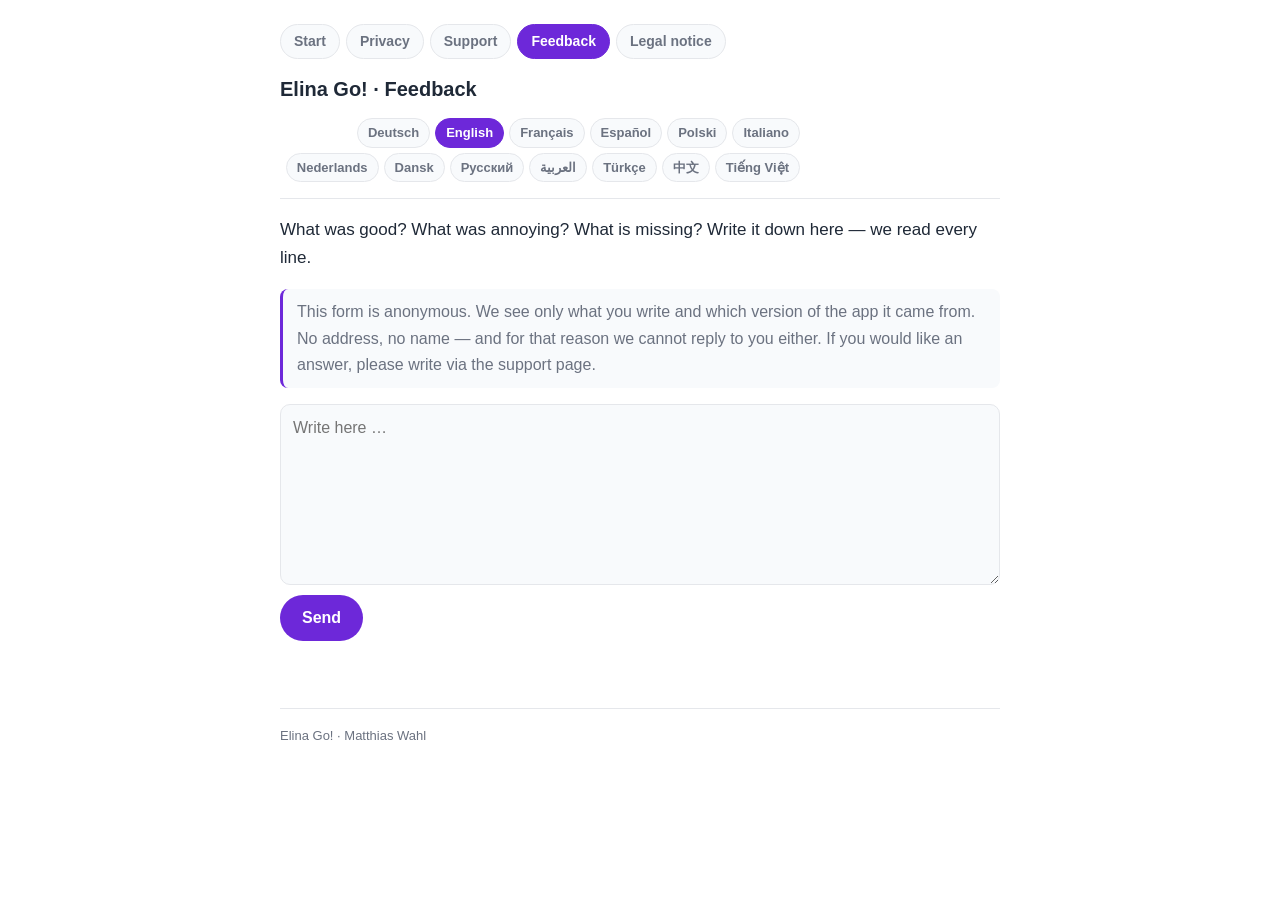
<file: feedback.html>
<!doctype html>
<html lang="de">
<head>
<meta charset="utf-8" />
<meta name="viewport" content="width=device-width, initial-scale=1" />
<meta name="robots" content="all" />
<title>Elina Go! · Feedback</title>
<link rel="icon" href="icon.png" />
<link rel="stylesheet" href="style.css" />
</head>
<body>
<!-- GENERATED by scripts/build-site.mjs from docs/legal/site/content/. Do not edit by hand. -->
<div class="wrap">
  <div class="pages"><a href="./" data-nav="start">Start</a><a href="datenschutz.html" data-nav="privacy">Datenschutz</a><a href="support.html" data-nav="support">Support</a><a href="feedback.html" data-nav="feedback" aria-current="page">Feedback</a><a href="impressum.html" data-nav="imprint">Impressum</a></div>
  <header>
    <h1>Elina Go! · Feedback</h1>
    <nav aria-label="Sprache / Language">
      <button data-go="de" lang="de" aria-current="true">Deutsch</button><button data-go="en" lang="en">English</button><button data-go="fr" lang="fr">Français</button><button data-go="es" lang="es">Español</button><button data-go="pl" lang="pl">Polski</button><button data-go="it" lang="it">Italiano</button><button data-go="nl" lang="nl">Nederlands</button><button data-go="da" lang="da">Dansk</button><button data-go="ru" lang="ru">Русский</button><button data-go="ar" lang="ar">العربية</button><button data-go="tr" lang="tr">Türkçe</button><button data-go="zh" lang="zh">中文</button><button data-go="vi" lang="vi">Tiếng Việt</button>
    </nav>
  </header>

  <section data-lang="de" data-dir="ltr" lang="de" class="active">
    <p class="lead">Was war gut? Was hat gestört? Was fehlt dir noch? Schreib es hier auf — wir lesen jede Zeile.</p>
    <blockquote>Dieses Formular ist anonym. Wir sehen nur, was du schreibst, und aus welcher App-Fassung es kommt. Keine Adresse, keinen Namen — und wir können dir deshalb auch nicht antworten. Wenn du eine Antwort möchtest, schreib bitte über die Support-Seite.</blockquote>
    <form class="feedback" data-missing="Das Formular ist gerade nicht erreichbar. Bitte versuch es später noch einmal." data-sent="Danke! Deine Nachricht ist angekommen." data-failed="Das hat gerade nicht geklappt. Bitte versuch es später noch einmal.">
      <textarea name="text" rows="6" maxlength="4000" placeholder="Schreib hier …" aria-label="Was war gut? Was hat gestört? Was fehlt dir noch? Schreib es hier auf — wir lesen jede Zeile."></textarea>
      <input type="text" name="website" tabindex="-1" autocomplete="off" aria-hidden="true" />
      <button type="submit">Abschicken</button>
      <p class="note" role="status"></p>
    </form>
  </section>

  <section data-lang="en" data-dir="ltr" lang="en">
    <p class="lead">What was good? What was annoying? What is missing? Write it down here — we read every line.</p>
    <blockquote>This form is anonymous. We see only what you write and which version of the app it came from. No address, no name — and for that reason we cannot reply to you either. If you would like an answer, please write via the support page.</blockquote>
    <form class="feedback" data-missing="The form cannot be reached right now. Please try again later." data-sent="Thank you! Your message arrived." data-failed="That didn't work just now. Please try again later.">
      <textarea name="text" rows="6" maxlength="4000" placeholder="Write here …" aria-label="What was good? What was annoying? What is missing? Write it down here — we read every line."></textarea>
      <input type="text" name="website" tabindex="-1" autocomplete="off" aria-hidden="true" />
      <button type="submit">Send</button>
      <p class="note" role="status"></p>
    </form>
  </section>

  <section data-lang="fr" data-dir="ltr" lang="fr">
    <p class="lead">Qu’est-ce qui était bien ? Qu’est-ce qui a gêné ? Qu’est-ce qui manque ? Écris-le ici — nous lisons chaque ligne.</p>
    <blockquote>Ce formulaire est anonyme. Nous voyons seulement ce que tu écris et de quelle version de l’application cela vient. Ni adresse, ni nom — et c’est pourquoi nous ne pouvons pas te répondre non plus. Si tu souhaites une réponse, écris via la page de support.</blockquote>
    <form class="feedback" data-missing="Le formulaire est injoignable pour le moment. Réessaie plus tard." data-sent="Merci ! Ton message est bien arrivé." data-failed="Ça n’a pas marché. Réessaie plus tard, s’il te plaît.">
      <textarea name="text" rows="6" maxlength="4000" placeholder="Écris ici …" aria-label="Qu’est-ce qui était bien ? Qu’est-ce qui a gêné ? Qu’est-ce qui manque ? Écris-le ici — nous lisons chaque ligne."></textarea>
      <input type="text" name="website" tabindex="-1" autocomplete="off" aria-hidden="true" />
      <button type="submit">Envoyer</button>
      <p class="note" role="status"></p>
    </form>
  </section>

  <section data-lang="es" data-dir="ltr" lang="es">
    <p class="lead">¿Qué estuvo bien? ¿Qué molestó? ¿Qué falta? Escríbelo aquí: leemos cada línea.</p>
    <blockquote>Este formulario es anónimo. Solo vemos lo que escribes y de qué versión de la aplicación viene. Ni dirección ni nombre; por eso tampoco podemos responderte. Si quieres una respuesta, escribe desde la página de soporte.</blockquote>
    <form class="feedback" data-missing="Ahora mismo no se puede acceder al formulario. Inténtalo más tarde." data-sent="¡Gracias! Tu mensaje ha llegado." data-failed="Ahora no ha funcionado. Inténtalo de nuevo más tarde.">
      <textarea name="text" rows="6" maxlength="4000" placeholder="Escribe aquí …" aria-label="¿Qué estuvo bien? ¿Qué molestó? ¿Qué falta? Escríbelo aquí: leemos cada línea."></textarea>
      <input type="text" name="website" tabindex="-1" autocomplete="off" aria-hidden="true" />
      <button type="submit">Enviar</button>
      <p class="note" role="status"></p>
    </form>
  </section>

  <section data-lang="pl" data-dir="ltr" lang="pl">
    <p class="lead">Co było dobre? Co przeszkadzało? Czego brakuje? Napisz to tutaj — czytamy każdą linijkę.</p>
    <blockquote>Ten formularz jest anonimowy. Widzimy tylko to, co napiszesz, i z której wersji aplikacji to przyszło. Żadnego adresu, żadnego imienia — dlatego też nie możemy ci odpowiedzieć. Jeśli chcesz odpowiedzi, napisz przez stronę pomocy.</blockquote>
    <form class="feedback" data-missing="Formularz jest teraz nieosiągalny. Spróbuj później." data-sent="Dziękujemy! Twoja wiadomość dotarła." data-failed="Teraz się nie udało. Spróbuj później.">
      <textarea name="text" rows="6" maxlength="4000" placeholder="Napisz tutaj …" aria-label="Co było dobre? Co przeszkadzało? Czego brakuje? Napisz to tutaj — czytamy każdą linijkę."></textarea>
      <input type="text" name="website" tabindex="-1" autocomplete="off" aria-hidden="true" />
      <button type="submit">Wyślij</button>
      <p class="note" role="status"></p>
    </form>
  </section>

  <section data-lang="it" data-dir="ltr" lang="it">
    <p class="lead">Che cosa ti è piaciuto? Che cosa ha dato fastidio? Che cosa manca? Scrivilo qui: leggiamo ogni riga.</p>
    <blockquote>Questo modulo è anonimo. Vediamo solo quello che scrivi e da quale versione dell’app arriva. Nessun indirizzo, nessun nome — ed è per questo che non possiamo nemmeno risponderti. Se desideri una risposta, scrivi dalla pagina di supporto.</blockquote>
    <form class="feedback" data-missing="Il modulo non è raggiungibile in questo momento. Riprova più tardi." data-sent="Grazie! Il tuo messaggio è arrivato." data-failed="Adesso non ha funzionato. Riprova più tardi.">
      <textarea name="text" rows="6" maxlength="4000" placeholder="Scrivi qui …" aria-label="Che cosa ti è piaciuto? Che cosa ha dato fastidio? Che cosa manca? Scrivilo qui: leggiamo ogni riga."></textarea>
      <input type="text" name="website" tabindex="-1" autocomplete="off" aria-hidden="true" />
      <button type="submit">Invia</button>
      <p class="note" role="status"></p>
    </form>
  </section>

  <section data-lang="nl" data-dir="ltr" lang="nl">
    <p class="lead">Wat was goed? Wat stoorde? Wat mis je nog? Schrijf het hier op — wij lezen elke regel.</p>
    <blockquote>Dit formulier is anoniem. Wij zien alleen wat je schrijft en uit welke versie van de app het komt. Geen adres, geen naam — en daarom kunnen wij je ook niet antwoorden. Wil je een antwoord, schrijf dan via de supportpagina.</blockquote>
    <form class="feedback" data-missing="Het formulier is nu niet bereikbaar. Probeer het later nog eens." data-sent="Dank je wel! Je bericht is aangekomen." data-failed="Dat lukte nu niet. Probeer het later nog eens.">
      <textarea name="text" rows="6" maxlength="4000" placeholder="Schrijf hier …" aria-label="Wat was goed? Wat stoorde? Wat mis je nog? Schrijf het hier op — wij lezen elke regel."></textarea>
      <input type="text" name="website" tabindex="-1" autocomplete="off" aria-hidden="true" />
      <button type="submit">Versturen</button>
      <p class="note" role="status"></p>
    </form>
  </section>

  <section data-lang="da" data-dir="ltr" lang="da">
    <p class="lead">Hvad var godt? Hvad generede? Hvad mangler du? Skriv det her — vi læser hver linje.</p>
    <blockquote>Denne formular er anonym. Vi ser kun det, du skriver, og hvilken version af appen det kommer fra. Ingen adresse, intet navn — og derfor kan vi heller ikke svare dig. Vil du have et svar, så skriv via supportsiden.</blockquote>
    <form class="feedback" data-missing="Formularen kan ikke nås lige nu. Prøv igen senere." data-sent="Tak! Din besked er kommet frem." data-failed="Det virkede ikke lige nu. Prøv igen senere.">
      <textarea name="text" rows="6" maxlength="4000" placeholder="Skriv her …" aria-label="Hvad var godt? Hvad generede? Hvad mangler du? Skriv det her — vi læser hver linje."></textarea>
      <input type="text" name="website" tabindex="-1" autocomplete="off" aria-hidden="true" />
      <button type="submit">Send</button>
      <p class="note" role="status"></p>
    </form>
  </section>

  <section data-lang="ru" data-dir="ltr" lang="ru">
    <p class="lead">Что было хорошо? Что мешало? Чего не хватает? Напиши здесь — мы читаем каждую строчку.</p>
    <blockquote>Эта форма анонимна. Мы видим только то, что ты напишешь, и из какой версии приложения это пришло. Ни адреса, ни имени — поэтому ответить тебе мы тоже не сможем. Если нужен ответ, напиши через страницу поддержки.</blockquote>
    <form class="feedback" data-missing="Форма сейчас недоступна. Попробуй позже." data-sent="Спасибо! Твоё сообщение дошло." data-failed="Сейчас не получилось. Попробуй позже.">
      <textarea name="text" rows="6" maxlength="4000" placeholder="Пиши здесь …" aria-label="Что было хорошо? Что мешало? Чего не хватает? Напиши здесь — мы читаем каждую строчку."></textarea>
      <input type="text" name="website" tabindex="-1" autocomplete="off" aria-hidden="true" />
      <button type="submit">Отправить</button>
      <p class="note" role="status"></p>
    </form>
  </section>

  <section data-lang="ar" data-dir="rtl" lang="ar">
    <p class="lead">ما الذي كان جيدًا؟ ما الذي أزعجك؟ ما الذي ينقص؟ اكتبه هنا — نقرأ كل سطر.</p>
    <blockquote>هذا النموذج بلا هوية. لا نرى إلا ما تكتبه ومن أي إصدار للتطبيق جاء. بلا عنوان وبلا اسم — ولذلك لا نستطيع الرد عليك أيضًا. إن أردت ردًا فاكتب عبر صفحة الدعم.</blockquote>
    <form class="feedback" data-missing="النموذج غير متاح الآن. حاول لاحقًا." data-sent="شكرًا! وصلت رسالتك." data-failed="لم ينجح الأمر الآن. حاول لاحقًا.">
      <textarea name="text" rows="6" maxlength="4000" placeholder="اكتب هنا …" aria-label="ما الذي كان جيدًا؟ ما الذي أزعجك؟ ما الذي ينقص؟ اكتبه هنا — نقرأ كل سطر."></textarea>
      <input type="text" name="website" tabindex="-1" autocomplete="off" aria-hidden="true" />
      <button type="submit">إرسال</button>
      <p class="note" role="status"></p>
    </form>
  </section>

  <section data-lang="tr" data-dir="ltr" lang="tr">
    <p class="lead">Ne iyiydi? Ne rahatsız etti? Ne eksik? Buraya yaz — her satırı okuyoruz.</p>
    <blockquote>Bu form isimsizdir. Yalnızca yazdıklarını ve bunun uygulamanın hangi sürümünden geldiğini görürüz. Adres yok, isim yok — bu yüzden sana yanıt da veremeyiz. Yanıt istiyorsan lütfen destek sayfasından yaz.</blockquote>
    <form class="feedback" data-missing="Forma şu anda ulaşılamıyor. Lütfen sonra tekrar dene." data-sent="Teşekkürler! Mesajın ulaştı." data-failed="Şimdi olmadı. Lütfen sonra tekrar dene.">
      <textarea name="text" rows="6" maxlength="4000" placeholder="Buraya yaz …" aria-label="Ne iyiydi? Ne rahatsız etti? Ne eksik? Buraya yaz — her satırı okuyoruz."></textarea>
      <input type="text" name="website" tabindex="-1" autocomplete="off" aria-hidden="true" />
      <button type="submit">Gönder</button>
      <p class="note" role="status"></p>
    </form>
  </section>

  <section data-lang="zh" data-dir="ltr" lang="zh">
    <p class="lead">哪里好？哪里让你不舒服？还缺什么？写在这里——我们每一行都读。</p>
    <blockquote>这个表单是匿名的。我们只看得到你写的内容，以及它来自哪个应用版本。没有邮箱，没有名字——也正因如此，我们无法回复你。如果你想要回复，请通过支持页面写信。</blockquote>
    <form class="feedback" data-missing="表单暂时打不开，请稍后再试。" data-sent="谢谢！你的留言已经收到。" data-failed="这次没成功，请稍后再试。">
      <textarea name="text" rows="6" maxlength="4000" placeholder="写在这里 …" aria-label="哪里好？哪里让你不舒服？还缺什么？写在这里——我们每一行都读。"></textarea>
      <input type="text" name="website" tabindex="-1" autocomplete="off" aria-hidden="true" />
      <button type="submit">发送</button>
      <p class="note" role="status"></p>
    </form>
  </section>

  <section data-lang="vi" data-dir="ltr" lang="vi">
    <p class="lead">Điều gì tốt? Điều gì gây khó chịu? Còn thiếu gì? Hãy viết ở đây — chúng tôi đọc từng dòng.</p>
    <blockquote>Biểu mẫu này ẩn danh. Chúng tôi chỉ thấy những gì bạn viết và nó đến từ phiên bản ứng dụng nào. Không địa chỉ, không tên — và cũng vì thế chúng tôi không thể trả lời bạn. Nếu bạn muốn có câu trả lời, hãy viết qua trang hỗ trợ.</blockquote>
    <form class="feedback" data-missing="Hiện chưa mở được biểu mẫu. Hãy thử lại sau." data-sent="Cảm ơn bạn! Tin nhắn đã đến nơi." data-failed="Lần này chưa được. Hãy thử lại sau.">
      <textarea name="text" rows="6" maxlength="4000" placeholder="Viết ở đây …" aria-label="Điều gì tốt? Điều gì gây khó chịu? Còn thiếu gì? Hãy viết ở đây — chúng tôi đọc từng dòng."></textarea>
      <input type="text" name="website" tabindex="-1" autocomplete="off" aria-hidden="true" />
      <button type="submit">Gửi</button>
      <p class="note" role="status"></p>
    </form>
  </section>

  <footer>Elina Go! · <span>Matthias Wahl</span></footer>
</div>
<script>
  const buttons = document.querySelectorAll('nav button');
  const sections = document.querySelectorAll('section[data-lang]');
  function show(lang) {
    sections.forEach((s) => s.classList.toggle('active', s.dataset.lang === lang));
    buttons.forEach((b) => b.setAttribute('aria-current', b.dataset.go === lang ? 'true' : 'false'));
    const active = document.querySelector('section[data-lang="' + lang + '"]');
    document.documentElement.lang = lang;
    // Arabic reads right to left; the whole page turns, not just the text block.
    document.documentElement.dir = active && active.dataset.dir === 'rtl' ? 'rtl' : 'ltr';
    const labels = navLabels[lang];
    if (labels) document.querySelectorAll('a[data-nav]').forEach((a) => { a.textContent = labels[a.dataset.nav]; });
    try { history.replaceState(null, '', '#' + lang); } catch (e) {}
  }
  buttons.forEach((b) => b.addEventListener('click', () => show(b.dataset.go)));
  // The feedback page: the app hands over which form to show and which build is writing.
  // Nothing here identifies anybody - it is the version, the platform and the course, so a
  // report can be understood without asking back (and there is nobody to ask back).
  var ENDPOINT = "https://elina.one/feedback.php";
  var forms = document.querySelectorAll('form.feedback');
  forms.forEach(function (form) {
    var note = form.querySelector('.note');
    var button = form.querySelector('button');
    if (!ENDPOINT) {
      // Nothing to post to yet: say so, rather than offer a button that does nothing.
      note.textContent = form.dataset.missing;
      button.disabled = true;
      return;
    }
    form.addEventListener('submit', function (ev) {
      ev.preventDefault();
      var text = form.querySelector('textarea').value.trim();
      if (!text) return;
      // The app puts the version, the build, the platform and the course in the address; they
      // travel with the message so it can be understood. Nothing here says WHO is writing -
      // there is no field for it, and no way to reply.
      var q = new URLSearchParams(location.search);
      var body = new URLSearchParams({ text: text });
      ['v', 'b', 'p', 'c'].forEach(function (k) { if (q.get(k)) body.set(k, q.get(k)); });
      var trap = form.querySelector('input[name=website]');
      if (trap && trap.value) body.set('website', trap.value);
      button.disabled = true;
      fetch(ENDPOINT, { method: 'POST', mode: 'no-cors', body: body })
        .then(function () {
          form.querySelector('textarea').value = '';
          note.textContent = form.dataset.sent;
        })
        .catch(function () {
          note.textContent = form.dataset.failed;
          button.disabled = false;
        });
    });
  });
  const navLabels = {"de":{"start":"Start","privacy":"Datenschutz","support":"Support","feedback":"Feedback","imprint":"Impressum"},"en":{"start":"Start","privacy":"Privacy","support":"Support","feedback":"Feedback","imprint":"Legal notice"},"fr":{"start":"Accueil","privacy":"Confidentialité","support":"Assistance","feedback":"Retour","imprint":"Mentions légales"},"es":{"start":"Inicio","privacy":"Privacidad","support":"Ayuda","feedback":"Comentarios","imprint":"Aviso legal"},"pl":{"start":"Start","privacy":"Prywatność","support":"Pomoc","feedback":"Opinia","imprint":"Nota prawna"},"it":{"start":"Inizio","privacy":"Privacy","support":"Assistenza","feedback":"Riscontro","imprint":"Note legali"},"nl":{"start":"Start","privacy":"Privacy","support":"Hulp","feedback":"Feedback","imprint":"Colofon"},"da":{"start":"Start","privacy":"Privatliv","support":"Hjælp","feedback":"Feedback","imprint":"Kolofon"},"ru":{"start":"Начало","privacy":"Конфиденциальность","support":"Поддержка","feedback":"Отзыв","imprint":"Выходные данные"},"ar":{"start":"البداية","privacy":"الخصوصية","support":"الدعم","feedback":"ملاحظات","imprint":"بيانات الناشر"},"tr":{"start":"Başlangıç","privacy":"Gizlilik","support":"Destek","feedback":"Geri bildirim","imprint":"Künye"},"zh":{"start":"首页","privacy":"隐私","support":"支持","feedback":"反馈","imprint":"法律声明"},"vi":{"start":"Trang đầu","privacy":"Quyền riêng tư","support":"Hỗ trợ","feedback":"Góp ý","imprint":"Thông tin pháp lý"}};
  const known = ["de","en","fr","es","pl","it","nl","da","ru","ar","tr","zh","vi"];
  // Inlined from scripts/lib/pickLang.mjs so the page and its test run the SAME rule: the app
  // asks for a language in the address, and ignoring that put a German child on the English
  // page (2026-09-15). A copy here would be a copy that drifts.
  function pickLang({ hash, search, navigatorLang, known }) {
  const has = (v) => (v && known.indexOf(v) !== -1 ? v : '');

  // Exact matches only: 'den' is not German, and 'de-informal' is not a language we have.
  const asked = has(new URLSearchParams(String(search || '').replace(/^\?/, '')).get('lang') || '');
  if (asked) return asked;

  const linked = has(String(hash || '').replace('#', ''));
  if (linked) return linked;

  // The browser's tag is a full locale ('fr-CA'), so here a prefix IS the right comparison.
  const tag = String(navigatorLang || '');
  return known.find((l) => tag.toLowerCase().startsWith(l)) || 'de';
}
  show(pickLang({ hash: location.hash, search: location.search, navigatorLang: navigator.language, known: known }));
</script>
</body>
</html>
</file>
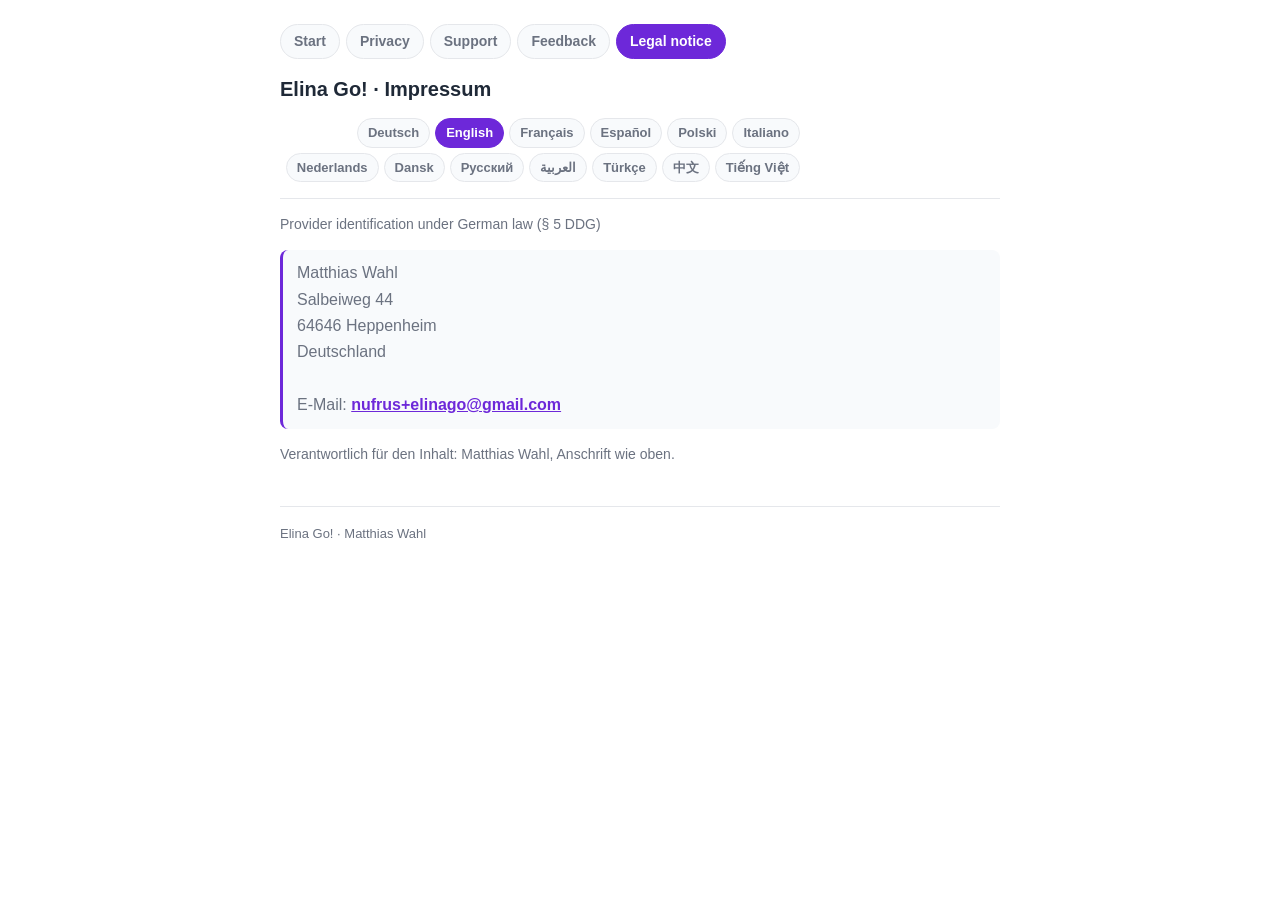
<file: impressum.html>
<!doctype html>
<html lang="de">
<head>
<meta charset="utf-8" />
<meta name="viewport" content="width=device-width, initial-scale=1" />
<meta name="robots" content="all" />
<title>Elina Go! · Impressum</title>
<link rel="icon" href="icon.png" />
<link rel="stylesheet" href="style.css" />
</head>
<body>
<!-- GENERATED by scripts/build-site.mjs from docs/legal/site/content/. Do not edit by hand. -->
<div class="wrap">
  <div class="pages"><a href="./" data-nav="start">Start</a><a href="datenschutz.html" data-nav="privacy">Datenschutz</a><a href="support.html" data-nav="support">Support</a><a href="feedback.html" data-nav="feedback">Feedback</a><a href="impressum.html" data-nav="imprint" aria-current="page">Impressum</a></div>
  <header>
    <h1>Elina Go! · Impressum</h1>
    <nav aria-label="Sprache / Language">
      <button data-go="de" lang="de" aria-current="true">Deutsch</button><button data-go="en" lang="en">English</button><button data-go="fr" lang="fr">Français</button><button data-go="es" lang="es">Español</button><button data-go="pl" lang="pl">Polski</button><button data-go="it" lang="it">Italiano</button><button data-go="nl" lang="nl">Nederlands</button><button data-go="da" lang="da">Dansk</button><button data-go="ru" lang="ru">Русский</button><button data-go="ar" lang="ar">العربية</button><button data-go="tr" lang="tr">Türkçe</button><button data-go="zh" lang="zh">中文</button><button data-go="vi" lang="vi">Tiếng Việt</button>
    </nav>
  </header>

  <section data-lang="de" data-dir="ltr" lang="de" class="active">
    <p class="muted">Angaben gemäß § 5 DDG</p>
    <blockquote>Matthias Wahl<br />Salbeiweg 44<br />64646 Heppenheim<br />Deutschland<br /><br />E-Mail: <a href="mailto:nufrus+elinago@gmail.com">nufrus+elinago@gmail.com</a></blockquote>
    <p class="muted">Verantwortlich für den Inhalt: Matthias Wahl, Anschrift wie oben.</p>
  </section>

  <section data-lang="en" data-dir="ltr" lang="en">
    <p class="muted">Provider identification under German law (§ 5 DDG)</p>
    <blockquote>Matthias Wahl<br />Salbeiweg 44<br />64646 Heppenheim<br />Deutschland<br /><br />E-Mail: <a href="mailto:nufrus+elinago@gmail.com">nufrus+elinago@gmail.com</a></blockquote>
    <p class="muted">Verantwortlich für den Inhalt: Matthias Wahl, Anschrift wie oben.</p>
  </section>

  <section data-lang="fr" data-dir="ltr" lang="fr">
    <p class="muted">Informations légales selon le droit allemand (§ 5 DDG)</p>
    <blockquote>Matthias Wahl<br />Salbeiweg 44<br />64646 Heppenheim<br />Deutschland<br /><br />E-Mail: <a href="mailto:nufrus+elinago@gmail.com">nufrus+elinago@gmail.com</a></blockquote>
    <p class="muted">Verantwortlich für den Inhalt: Matthias Wahl, Anschrift wie oben.</p>
  </section>

  <section data-lang="es" data-dir="ltr" lang="es">
    <p class="muted">Información del proveedor según la ley alemana (§ 5 DDG)</p>
    <blockquote>Matthias Wahl<br />Salbeiweg 44<br />64646 Heppenheim<br />Deutschland<br /><br />E-Mail: <a href="mailto:nufrus+elinago@gmail.com">nufrus+elinago@gmail.com</a></blockquote>
    <p class="muted">Verantwortlich für den Inhalt: Matthias Wahl, Anschrift wie oben.</p>
  </section>

  <section data-lang="pl" data-dir="ltr" lang="pl">
    <p class="muted">Dane dostawcy zgodnie z prawem niemieckim (§ 5 DDG)</p>
    <blockquote>Matthias Wahl<br />Salbeiweg 44<br />64646 Heppenheim<br />Deutschland<br /><br />E-Mail: <a href="mailto:nufrus+elinago@gmail.com">nufrus+elinago@gmail.com</a></blockquote>
    <p class="muted">Verantwortlich für den Inhalt: Matthias Wahl, Anschrift wie oben.</p>
  </section>

  <section data-lang="it" data-dir="ltr" lang="it">
    <p class="muted">Informazioni sul fornitore secondo la legge tedesca (§ 5 DDG)</p>
    <blockquote>Matthias Wahl<br />Salbeiweg 44<br />64646 Heppenheim<br />Deutschland<br /><br />E-Mail: <a href="mailto:nufrus+elinago@gmail.com">nufrus+elinago@gmail.com</a></blockquote>
    <p class="muted">Verantwortlich für den Inhalt: Matthias Wahl, Anschrift wie oben.</p>
  </section>

  <section data-lang="nl" data-dir="ltr" lang="nl">
    <p class="muted">Aanbiedergegevens volgens Duits recht (§ 5 DDG)</p>
    <blockquote>Matthias Wahl<br />Salbeiweg 44<br />64646 Heppenheim<br />Deutschland<br /><br />E-Mail: <a href="mailto:nufrus+elinago@gmail.com">nufrus+elinago@gmail.com</a></blockquote>
    <p class="muted">Verantwortlich für den Inhalt: Matthias Wahl, Anschrift wie oben.</p>
  </section>

  <section data-lang="da" data-dir="ltr" lang="da">
    <p class="muted">Udbyderoplysninger efter tysk lov (§ 5 DDG)</p>
    <blockquote>Matthias Wahl<br />Salbeiweg 44<br />64646 Heppenheim<br />Deutschland<br /><br />E-Mail: <a href="mailto:nufrus+elinago@gmail.com">nufrus+elinago@gmail.com</a></blockquote>
    <p class="muted">Verantwortlich für den Inhalt: Matthias Wahl, Anschrift wie oben.</p>
  </section>

  <section data-lang="ru" data-dir="ltr" lang="ru">
    <p class="muted">Сведения о поставщике согласно немецкому праву (§ 5 DDG)</p>
    <blockquote>Matthias Wahl<br />Salbeiweg 44<br />64646 Heppenheim<br />Deutschland<br /><br />E-Mail: <a href="mailto:nufrus+elinago@gmail.com">nufrus+elinago@gmail.com</a></blockquote>
    <p class="muted">Verantwortlich für den Inhalt: Matthias Wahl, Anschrift wie oben.</p>
  </section>

  <section data-lang="ar" data-dir="rtl" lang="ar">
    <p class="muted">بيانات المزوّد وفق القانون الألماني (§ 5 DDG)</p>
    <blockquote>Matthias Wahl<br />Salbeiweg 44<br />64646 Heppenheim<br />Deutschland<br /><br />E-Mail: <a href="mailto:nufrus+elinago@gmail.com">nufrus+elinago@gmail.com</a></blockquote>
    <p class="muted">Verantwortlich für den Inhalt: Matthias Wahl, Anschrift wie oben.</p>
  </section>

  <section data-lang="tr" data-dir="ltr" lang="tr">
    <p class="muted">Alman hukukuna göre sağlayıcı bilgileri (§ 5 DDG)</p>
    <blockquote>Matthias Wahl<br />Salbeiweg 44<br />64646 Heppenheim<br />Deutschland<br /><br />E-Mail: <a href="mailto:nufrus+elinago@gmail.com">nufrus+elinago@gmail.com</a></blockquote>
    <p class="muted">Verantwortlich für den Inhalt: Matthias Wahl, Anschrift wie oben.</p>
  </section>

  <section data-lang="zh" data-dir="ltr" lang="zh">
    <p class="muted">依据德国法律的提供者信息（§ 5 DDG）</p>
    <blockquote>Matthias Wahl<br />Salbeiweg 44<br />64646 Heppenheim<br />Deutschland<br /><br />E-Mail: <a href="mailto:nufrus+elinago@gmail.com">nufrus+elinago@gmail.com</a></blockquote>
    <p class="muted">Verantwortlich für den Inhalt: Matthias Wahl, Anschrift wie oben.</p>
  </section>

  <section data-lang="vi" data-dir="ltr" lang="vi">
    <p class="muted">Thông tin nhà cung cấp theo luật Đức (§ 5 DDG)</p>
    <blockquote>Matthias Wahl<br />Salbeiweg 44<br />64646 Heppenheim<br />Deutschland<br /><br />E-Mail: <a href="mailto:nufrus+elinago@gmail.com">nufrus+elinago@gmail.com</a></blockquote>
    <p class="muted">Verantwortlich für den Inhalt: Matthias Wahl, Anschrift wie oben.</p>
  </section>

  <footer>Elina Go! · <span>Matthias Wahl</span></footer>
</div>
<script>
  const buttons = document.querySelectorAll('nav button');
  const sections = document.querySelectorAll('section[data-lang]');
  function show(lang) {
    sections.forEach((s) => s.classList.toggle('active', s.dataset.lang === lang));
    buttons.forEach((b) => b.setAttribute('aria-current', b.dataset.go === lang ? 'true' : 'false'));
    const active = document.querySelector('section[data-lang="' + lang + '"]');
    document.documentElement.lang = lang;
    // Arabic reads right to left; the whole page turns, not just the text block.
    document.documentElement.dir = active && active.dataset.dir === 'rtl' ? 'rtl' : 'ltr';
    const labels = navLabels[lang];
    if (labels) document.querySelectorAll('a[data-nav]').forEach((a) => { a.textContent = labels[a.dataset.nav]; });
    try { history.replaceState(null, '', '#' + lang); } catch (e) {}
  }
  buttons.forEach((b) => b.addEventListener('click', () => show(b.dataset.go)));
  // The feedback page: the app hands over which form to show and which build is writing.
  // Nothing here identifies anybody - it is the version, the platform and the course, so a
  // report can be understood without asking back (and there is nobody to ask back).
  var ENDPOINT = "https://elina.one/feedback.php";
  var forms = document.querySelectorAll('form.feedback');
  forms.forEach(function (form) {
    var note = form.querySelector('.note');
    var button = form.querySelector('button');
    if (!ENDPOINT) {
      // Nothing to post to yet: say so, rather than offer a button that does nothing.
      note.textContent = form.dataset.missing;
      button.disabled = true;
      return;
    }
    form.addEventListener('submit', function (ev) {
      ev.preventDefault();
      var text = form.querySelector('textarea').value.trim();
      if (!text) return;
      // The app puts the version, the build, the platform and the course in the address; they
      // travel with the message so it can be understood. Nothing here says WHO is writing -
      // there is no field for it, and no way to reply.
      var q = new URLSearchParams(location.search);
      var body = new URLSearchParams({ text: text });
      ['v', 'b', 'p', 'c'].forEach(function (k) { if (q.get(k)) body.set(k, q.get(k)); });
      var trap = form.querySelector('input[name=website]');
      if (trap && trap.value) body.set('website', trap.value);
      button.disabled = true;
      fetch(ENDPOINT, { method: 'POST', mode: 'no-cors', body: body })
        .then(function () {
          form.querySelector('textarea').value = '';
          note.textContent = form.dataset.sent;
        })
        .catch(function () {
          note.textContent = form.dataset.failed;
          button.disabled = false;
        });
    });
  });
  const navLabels = {"de":{"start":"Start","privacy":"Datenschutz","support":"Support","feedback":"Feedback","imprint":"Impressum"},"en":{"start":"Start","privacy":"Privacy","support":"Support","feedback":"Feedback","imprint":"Legal notice"},"fr":{"start":"Accueil","privacy":"Confidentialité","support":"Assistance","feedback":"Retour","imprint":"Mentions légales"},"es":{"start":"Inicio","privacy":"Privacidad","support":"Ayuda","feedback":"Comentarios","imprint":"Aviso legal"},"pl":{"start":"Start","privacy":"Prywatność","support":"Pomoc","feedback":"Opinia","imprint":"Nota prawna"},"it":{"start":"Inizio","privacy":"Privacy","support":"Assistenza","feedback":"Riscontro","imprint":"Note legali"},"nl":{"start":"Start","privacy":"Privacy","support":"Hulp","feedback":"Feedback","imprint":"Colofon"},"da":{"start":"Start","privacy":"Privatliv","support":"Hjælp","feedback":"Feedback","imprint":"Kolofon"},"ru":{"start":"Начало","privacy":"Конфиденциальность","support":"Поддержка","feedback":"Отзыв","imprint":"Выходные данные"},"ar":{"start":"البداية","privacy":"الخصوصية","support":"الدعم","feedback":"ملاحظات","imprint":"بيانات الناشر"},"tr":{"start":"Başlangıç","privacy":"Gizlilik","support":"Destek","feedback":"Geri bildirim","imprint":"Künye"},"zh":{"start":"首页","privacy":"隐私","support":"支持","feedback":"反馈","imprint":"法律声明"},"vi":{"start":"Trang đầu","privacy":"Quyền riêng tư","support":"Hỗ trợ","feedback":"Góp ý","imprint":"Thông tin pháp lý"}};
  const known = ["de","en","fr","es","pl","it","nl","da","ru","ar","tr","zh","vi"];
  // Inlined from scripts/lib/pickLang.mjs so the page and its test run the SAME rule: the app
  // asks for a language in the address, and ignoring that put a German child on the English
  // page (2026-09-15). A copy here would be a copy that drifts.
  function pickLang({ hash, search, navigatorLang, known }) {
  const has = (v) => (v && known.indexOf(v) !== -1 ? v : '');

  // Exact matches only: 'den' is not German, and 'de-informal' is not a language we have.
  const asked = has(new URLSearchParams(String(search || '').replace(/^\?/, '')).get('lang') || '');
  if (asked) return asked;

  const linked = has(String(hash || '').replace('#', ''));
  if (linked) return linked;

  // The browser's tag is a full locale ('fr-CA'), so here a prefix IS the right comparison.
  const tag = String(navigatorLang || '');
  return known.find((l) => tag.toLowerCase().startsWith(l)) || 'de';
}
  show(pickLang({ hash: location.hash, search: location.search, navigatorLang: navigator.language, known: known }));
</script>
</body>
</html>
</file>
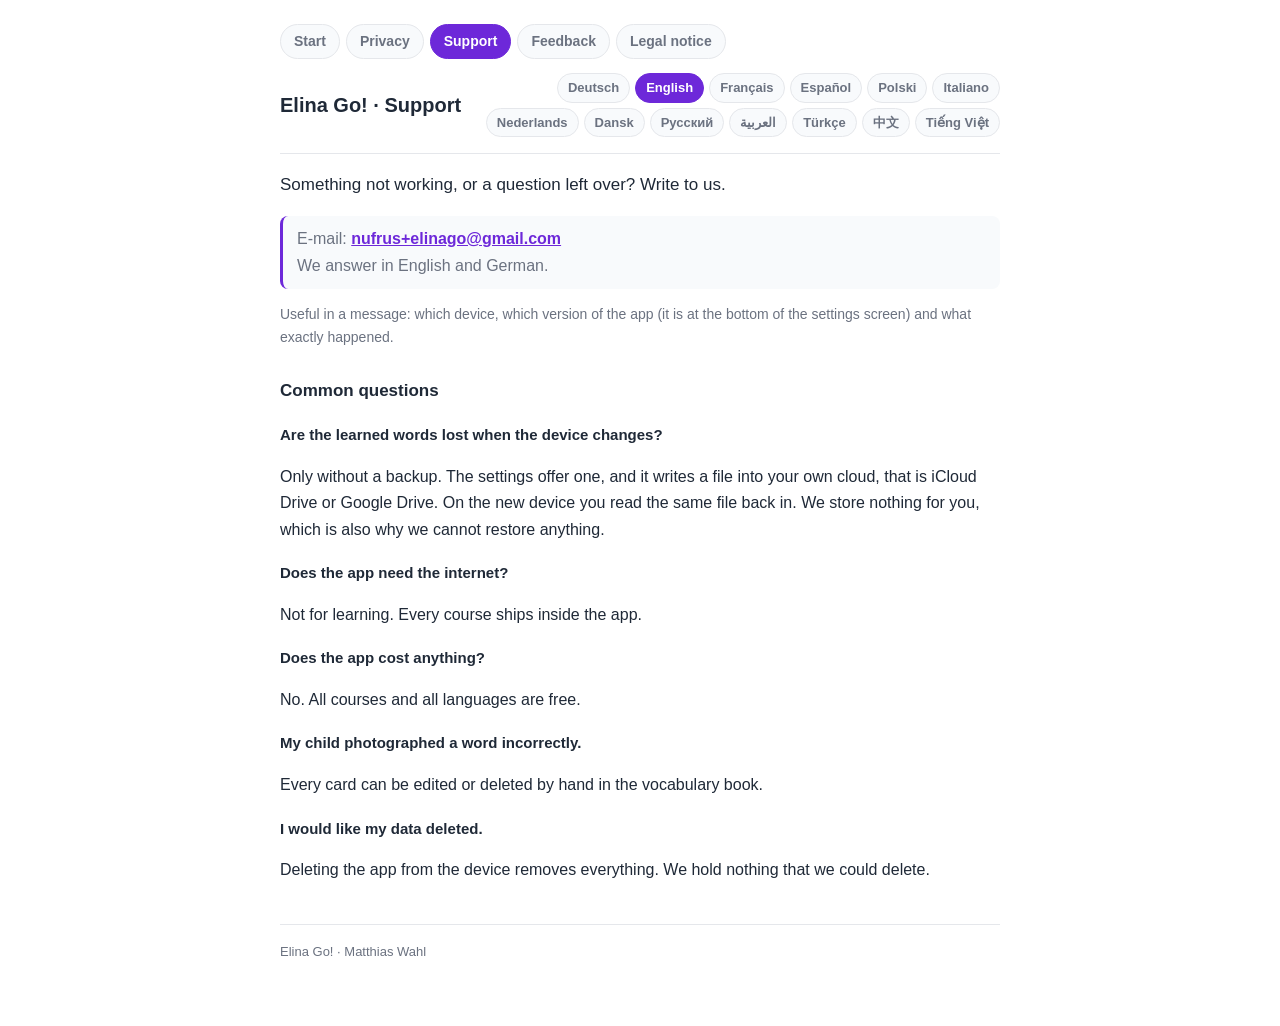
<file: support.html>
<!doctype html>
<html lang="de">
<head>
<meta charset="utf-8" />
<meta name="viewport" content="width=device-width, initial-scale=1" />
<meta name="robots" content="all" />
<title>Elina Go! · Support</title>
<link rel="icon" href="icon.png" />
<link rel="stylesheet" href="style.css" />
</head>
<body>
<!-- GENERATED by scripts/build-site.mjs from docs/legal/site/content/. Do not edit by hand. -->
<div class="wrap">
  <div class="pages"><a href="./" data-nav="start">Start</a><a href="datenschutz.html" data-nav="privacy">Datenschutz</a><a href="support.html" data-nav="support" aria-current="page">Support</a><a href="feedback.html" data-nav="feedback">Feedback</a><a href="impressum.html" data-nav="imprint">Impressum</a></div>
  <header>
    <h1>Elina Go! · Support</h1>
    <nav aria-label="Sprache / Language">
      <button data-go="de" lang="de" aria-current="true">Deutsch</button><button data-go="en" lang="en">English</button><button data-go="fr" lang="fr">Français</button><button data-go="es" lang="es">Español</button><button data-go="pl" lang="pl">Polski</button><button data-go="it" lang="it">Italiano</button><button data-go="nl" lang="nl">Nederlands</button><button data-go="da" lang="da">Dansk</button><button data-go="ru" lang="ru">Русский</button><button data-go="ar" lang="ar">العربية</button><button data-go="tr" lang="tr">Türkçe</button><button data-go="zh" lang="zh">中文</button><button data-go="vi" lang="vi">Tiếng Việt</button>
    </nav>
  </header>

  <section data-lang="de" data-dir="ltr" lang="de" class="active">
    <p class="lead">Etwas funktioniert nicht, oder eine Frage ist offen? Schreib uns.</p>
    <blockquote>E-Mail: <a href="mailto:nufrus+elinago@gmail.com">nufrus+elinago@gmail.com</a><br />Wir antworten auf Deutsch und Englisch.</blockquote>
    <p class="muted">Hilfreich in einer Nachricht: welches Gerät, welche Version der App (steht in den Einstellungen ganz unten) und was genau passiert ist.</p>
    <h2>Häufige Fragen</h2>
    <h3>Gehen die gelernten Wörter verloren, wenn das Gerät wechselt?</h3>
    <p>Nur ohne Sicherung. In den Einstellungen gibt es eine Datensicherung, die eine Datei in deine eigene Cloud legt, also iCloud Drive oder Google Drive. Auf dem neuen Gerät liest man dieselbe Datei wieder ein. Wir speichern nichts für dich und können deshalb auch nichts wiederherstellen.</p>
    <h3>Braucht die App Internet?</h3>
    <p>Zum Lernen nicht. Alle Kurse sind in der App enthalten.</p>
    <h3>Kostet die App etwas?</h3>
    <p>Nein. Alle Kurse und alle Sprachen sind frei.</p>
    <h3>Mein Kind hat ein Wort falsch abfotografiert.</h3>
    <p>Jede Karte lässt sich im Vokabelheft von Hand ändern oder löschen.</p>
    <h3>Ich möchte, dass meine Daten gelöscht werden.</h3>
    <p>Die App vom Gerät zu löschen entfernt alles. Bei uns liegt nichts, was wir löschen könnten.</p>
  </section>

  <section data-lang="en" data-dir="ltr" lang="en">
    <p class="lead">Something not working, or a question left over? Write to us.</p>
    <blockquote>E-mail: <a href="mailto:nufrus+elinago@gmail.com">nufrus+elinago@gmail.com</a><br />We answer in English and German.</blockquote>
    <p class="muted">Useful in a message: which device, which version of the app (it is at the bottom of the settings screen) and what exactly happened.</p>
    <h2>Common questions</h2>
    <h3>Are the learned words lost when the device changes?</h3>
    <p>Only without a backup. The settings offer one, and it writes a file into your own cloud, that is iCloud Drive or Google Drive. On the new device you read the same file back in. We store nothing for you, which is also why we cannot restore anything.</p>
    <h3>Does the app need the internet?</h3>
    <p>Not for learning. Every course ships inside the app.</p>
    <h3>Does the app cost anything?</h3>
    <p>No. All courses and all languages are free.</p>
    <h3>My child photographed a word incorrectly.</h3>
    <p>Every card can be edited or deleted by hand in the vocabulary book.</p>
    <h3>I would like my data deleted.</h3>
    <p>Deleting the app from the device removes everything. We hold nothing that we could delete.</p>
  </section>

  <section data-lang="fr" data-dir="ltr" lang="fr">
    <p class="lead">Quelque chose ne marche pas, ou une question reste ouverte ? Écrivez-nous.</p>
    <blockquote>Courriel: <a href="mailto:nufrus+elinago@gmail.com">nufrus+elinago@gmail.com</a><br />Nous répondons en allemand et en anglais.</blockquote>
    <p class="muted">Utile dans un message : quel appareil, quelle version de l'application (tout en bas des réglages) et ce qui s'est passé exactement.</p>
    <h2>Questions fréquentes</h2>
    <h3>Les mots appris sont-ils perdus en changeant d'appareil ?</h3>
    <p>Seulement sans sauvegarde. Les réglages en proposent une : elle dépose un fichier dans votre propre nuage, iCloud Drive ou Google Drive. Sur le nouvel appareil, on relit ce même fichier. Nous ne gardons rien pour vous, et c'est pourquoi nous ne pouvons rien restaurer.</p>
    <h3>L'application a-t-elle besoin d'internet ?</h3>
    <p>Pas pour apprendre. Tous les cours sont dans l'application.</p>
    <h3>L'application est-elle payante ?</h3>
    <p>Non. Tous les cours et toutes les langues sont gratuits.</p>
    <h3>Mon enfant a mal photographié un mot.</h3>
    <p>Chaque carte peut être modifiée ou supprimée à la main dans le cahier de vocabulaire.</p>
    <h3>Je souhaite la suppression de mes données.</h3>
    <p>Supprimer l'application de l'appareil efface tout. Nous ne détenons rien que nous puissions supprimer.</p>
  </section>

  <section data-lang="es" data-dir="ltr" lang="es">
    <p class="lead">¿Algo no funciona o queda alguna duda? Escríbenos.</p>
    <blockquote>Correo electrónico: <a href="mailto:nufrus+elinago@gmail.com">nufrus+elinago@gmail.com</a><br />Respondemos en alemán y en inglés.</blockquote>
    <p class="muted">Ayuda mucho indicar: qué dispositivo, qué versión de la aplicación (está al final de los ajustes) y qué ocurrió exactamente.</p>
    <h2>Preguntas frecuentes</h2>
    <h3>¿Se pierden las palabras aprendidas al cambiar de dispositivo?</h3>
    <p>Solo sin copia de seguridad. En los ajustes hay una función que guarda un archivo en tu propia nube, iCloud Drive o Google Drive. En el dispositivo nuevo se vuelve a leer ese mismo archivo. No guardamos nada por ti y por eso tampoco podemos recuperar nada.</p>
    <h3>¿La aplicación necesita internet?</h3>
    <p>Para aprender, no. Todos los cursos vienen dentro de la aplicación.</p>
    <h3>¿La aplicación cuesta algo?</h3>
    <p>No. Todos los cursos y todos los idiomas son gratuitos.</p>
    <h3>Mi hijo fotografió mal una palabra.</h3>
    <p>Cada tarjeta se puede corregir o borrar a mano en el cuaderno de vocabulario.</p>
    <h3>Quiero que se borren mis datos.</h3>
    <p>Borrar la aplicación del dispositivo lo elimina todo. Aquí no hay nada que podamos borrar.</p>
  </section>

  <section data-lang="pl" data-dir="ltr" lang="pl">
    <p class="lead">Coś nie działa albo zostało pytanie? Napisz do nas.</p>
    <blockquote>E-mail: <a href="mailto:nufrus+elinago@gmail.com">nufrus+elinago@gmail.com</a><br />Odpowiadamy po niemiecku i angielsku.</blockquote>
    <p class="muted">W wiadomości przydadzą się: jakie urządzenie, która wersja aplikacji (na dole ustawień) i co dokładnie się stało.</p>
    <h2>Częste pytania</h2>
    <h3>Czy nauczone słówka przepadają przy zmianie urządzenia?</h3>
    <p>Tylko bez kopii zapasowej. W ustawieniach jest funkcja, która zapisuje plik we własnej chmurze, czyli iCloud Drive lub Google Drive. Na nowym urządzeniu wczytuje się ten sam plik. Niczego za Ciebie nie przechowujemy i dlatego niczego nie możemy odtworzyć.</p>
    <h3>Czy aplikacja potrzebuje internetu?</h3>
    <p>Do nauki nie. Wszystkie kursy są w aplikacji.</p>
    <h3>Czy aplikacja kosztuje?</h3>
    <p>Nie. Wszystkie kursy i języki są bezpłatne.</p>
    <h3>Moje dziecko źle sfotografowało słówko.</h3>
    <p>Każdą fiszkę można ręcznie poprawić lub usunąć w zeszycie słówek.</p>
    <h3>Chcę, aby moje dane zostały usunięte.</h3>
    <p>Usunięcie aplikacji z urządzenia kasuje wszystko. U nas nie ma niczego, co moglibyśmy usunąć.</p>
  </section>

  <section data-lang="it" data-dir="ltr" lang="it">
    <p class="lead">Qualcosa non funziona o è rimasta una domanda? Scrivici.</p>
    <blockquote>E-mail: <a href="mailto:nufrus+elinago@gmail.com">nufrus+elinago@gmail.com</a><br />Rispondiamo in tedesco e in inglese.</blockquote>
    <p class="muted">In un messaggio è utile indicare: quale dispositivo, quale versione dell'app (in fondo alle impostazioni) e che cosa è successo esattamente.</p>
    <h2>Domande frequenti</h2>
    <h3>I vocaboli imparati si perdono cambiando dispositivo?</h3>
    <p>Solo senza backup. Nelle impostazioni c'è una funzione che salva un file nel tuo cloud, iCloud Drive o Google Drive. Sul nuovo dispositivo si rilegge lo stesso file. Non conserviamo nulla per te e perciò non possiamo recuperare nulla.</p>
    <h3>L'app ha bisogno di internet?</h3>
    <p>Per imparare no. Tutti i corsi sono dentro l'app.</p>
    <h3>L'app costa qualcosa?</h3>
    <p>No. Tutti i corsi e tutte le lingue sono gratuiti.</p>
    <h3>Mio figlio ha fotografato male un vocabolo.</h3>
    <p>Ogni scheda si può correggere o cancellare a mano nel quaderno dei vocaboli.</p>
    <h3>Vorrei che i miei dati venissero cancellati.</h3>
    <p>Cancellare l'app dal dispositivo elimina tutto. Da noi non c'è nulla che potremmo cancellare.</p>
  </section>

  <section data-lang="nl" data-dir="ltr" lang="nl">
    <p class="lead">Werkt er iets niet, of blijft er een vraag over? Schrijf ons.</p>
    <blockquote>E-mail: <a href="mailto:nufrus+elinago@gmail.com">nufrus+elinago@gmail.com</a><br />Wij antwoorden in het Duits en het Engels.</blockquote>
    <p class="muted">Handig in een bericht: welk toestel, welke versie van de app (onderaan bij de instellingen) en wat er precies gebeurde.</p>
    <h2>Veelgestelde vragen</h2>
    <h3>Gaan de geleerde woorden verloren bij een nieuw toestel?</h3>
    <p>Alleen zonder reservekopie. In de instellingen zit een functie die een bestand in je eigen cloud zet, iCloud Drive of Google Drive. Op het nieuwe toestel lees je datzelfde bestand weer in. Wij bewaren niets voor je en kunnen daarom ook niets herstellen.</p>
    <h3>Heeft de app internet nodig?</h3>
    <p>Om te leren niet. Alle cursussen zitten in de app.</p>
    <h3>Kost de app iets?</h3>
    <p>Nee. Alle cursussen en alle talen zijn gratis.</p>
    <h3>Mijn kind heeft een woord verkeerd gefotografeerd.</h3>
    <p>Elk kaartje kun je in het woordenschrift met de hand aanpassen of verwijderen.</p>
    <h3>Ik wil dat mijn gegevens gewist worden.</h3>
    <p>De app van het toestel verwijderen wist alles. Bij ons ligt niets dat wij zouden kunnen wissen.</p>
  </section>

  <section data-lang="da" data-dir="ltr" lang="da">
    <p class="lead">Er der noget, der ikke virker, eller står et spørgsmål tilbage? Skriv til os.</p>
    <blockquote>E-mail: <a href="mailto:nufrus+elinago@gmail.com">nufrus+elinago@gmail.com</a><br />Vi svarer på tysk og engelsk.</blockquote>
    <p class="muted">Nyttigt i en besked: hvilken enhed, hvilken version af appen (den står nederst i indstillingerne) og hvad der præcist skete.</p>
    <h2>Ofte stillede spørgsmål</h2>
    <h3>Går de lærte gloser tabt, når enheden skiftes?</h3>
    <p>Kun uden sikkerhedskopi. I indstillingerne er der en funktion, der lægger en fil i din egen sky, iCloud Drive eller Google Drive. På den nye enhed læser man den samme fil ind igen. Vi gemmer intet for dig og kan derfor heller ikke genskabe noget.</p>
    <h3>Kræver appen internet?</h3>
    <p>Ikke for at lære. Alle kurser ligger inde i appen.</p>
    <h3>Koster appen noget?</h3>
    <p>Nej. Alle kurser og alle sprog er gratis.</p>
    <h3>Mit barn har fotograferet en glose forkert.</h3>
    <p>Hvert kort kan rettes eller slettes i hånden i glosebogen.</p>
    <h3>Jeg vil have mine data slettet.</h3>
    <p>At slette appen fra enheden fjerner alt. Hos os ligger der intet, vi kunne slette.</p>
  </section>

  <section data-lang="ru" data-dir="ltr" lang="ru">
    <p class="lead">Что-то не работает или остался вопрос? Напишите нам.</p>
    <blockquote>Эл. почта: <a href="mailto:nufrus+elinago@gmail.com">nufrus+elinago@gmail.com</a><br />Мы отвечаем на немецком и английском.</blockquote>
    <p class="muted">В сообщении помогут: какое устройство, какая версия приложения (она внизу в настройках) и что именно произошло.</p>
    <h2>Частые вопросы</h2>
    <h3>Пропадут ли выученные слова при смене устройства?</h3>
    <p>Только без резервной копии. В настройках есть функция, которая сохраняет файл в ваше собственное облако — iCloud Drive или Google Drive. На новом устройстве этот же файл читается обратно. Мы ничего за вас не храним и поэтому ничего не можем восстановить.</p>
    <h3>Нужен ли приложению интернет?</h3>
    <p>Для занятий нет. Все курсы находятся внутри приложения.</p>
    <h3>Приложение платное?</h3>
    <p>Нет. Все курсы и все языки бесплатны.</p>
    <h3>Мой ребёнок неправильно сфотографировал слово.</h3>
    <p>Любую карточку можно вручную исправить или удалить в тетради слов.</p>
    <h3>Я хочу, чтобы мои данные удалили.</h3>
    <p>Удаление приложения с устройства стирает всё. У нас не хранится ничего, что мы могли бы удалить.</p>
  </section>

  <section data-lang="ar" data-dir="rtl" lang="ar">
    <p class="lead">هل هناك ما لا يعمل، أو بقي سؤال؟ اكتب إلينا.</p>
    <blockquote>البريد الإلكتروني: <a href="mailto:nufrus+elinago@gmail.com">nufrus+elinago@gmail.com</a><br />نردّ بالألمانية والإنجليزية.</blockquote>
    <p class="muted">من المفيد أن تذكر في رسالتك: أي جهاز، وأي إصدار من التطبيق (مكتوب في أسفل الإعدادات)، وماذا حدث بالضبط.</p>
    <h2>أسئلة متكرّرة</h2>
    <h3>هل تضيع الكلمات المحفوظة عند تغيير الجهاز؟</h3>
    <p>فقط من دون نسخة احتياطية. في الإعدادات وظيفة تضع ملفًا في سحابتك أنت، iCloud Drive أو Google Drive. وعلى الجهاز الجديد يُقرأ الملف نفسه من جديد. نحن لا نحفظ لك شيئًا، ولذلك لا نستطيع استعادة شيء.</p>
    <h3>هل يحتاج التطبيق إلى الإنترنت؟</h3>
    <p>ليس للتعلّم. فكل الدورات داخل التطبيق.</p>
    <h3>هل التطبيق بمقابل؟</h3>
    <p>لا. كل الدورات وكل اللغات مجانية.</p>
    <h3>صوّر طفلي كلمة بشكل خاطئ.</h3>
    <p>كل بطاقة يمكن تعديلها أو حذفها يدويًا في دفتر المفردات.</p>
    <h3>أريد حذف بياناتي.</h3>
    <p>حذف التطبيق من الجهاز يزيل كل شيء. وليس لدينا شيء نحذفه.</p>
  </section>

  <section data-lang="tr" data-dir="ltr" lang="tr">
    <p class="lead">Bir şey çalışmıyor mu, yoksa aklınızda bir soru mu kaldı? Bize yazın.</p>
    <blockquote>E-posta: <a href="mailto:nufrus+elinago@gmail.com">nufrus+elinago@gmail.com</a><br />Almanca ve İngilizce yanıtlıyoruz.</blockquote>
    <p class="muted">Bir iletide şunlar işe yarar: hangi cihaz, uygulamanın hangi sürümü (ayarların en altında yazar) ve tam olarak ne olduğu.</p>
    <h2>Sık sorulanlar</h2>
    <h3>Cihaz değişince öğrenilen kelimeler kaybolur mu?</h3>
    <p>Yalnızca yedek yoksa. Ayarlarda, kendi bulutunuza — iCloud Drive veya Google Drive — bir dosya koyan bir yedekleme vardır. Yeni cihazda aynı dosya geri okunur. Sizin adınıza hiçbir şey saklamadığımız için hiçbir şeyi geri de getiremeyiz.</p>
    <h3>Uygulamanın internete ihtiyacı var mı?</h3>
    <p>Öğrenmek için yok. Bütün kurslar uygulamanın içinde.</p>
    <h3>Uygulama ücretli mi?</h3>
    <p>Hayır. Bütün kurslar ve bütün diller ücretsiz.</p>
    <h3>Çocuğum bir kelimeyi yanlış fotoğrafladı.</h3>
    <p>Her kart, kelime defterinde elle düzeltilebilir veya silinebilir.</p>
    <h3>Verilerimin silinmesini istiyorum.</h3>
    <p>Uygulamayı cihazdan silmek her şeyi kaldırır. Bizde silebileceğimiz hiçbir şey yok.</p>
  </section>

  <section data-lang="zh" data-dir="ltr" lang="zh">
    <p class="lead">有什么不能用，或者还有疑问？写信给我们。</p>
    <blockquote>电子邮件: <a href="mailto:nufrus+elinago@gmail.com">nufrus+elinago@gmail.com</a><br />我们用德语和英语回复。</blockquote>
    <p class="muted">信中说明这些会很有帮助：哪一款设备、应用的哪个版本（在设置页面最下方）以及具体发生了什么。</p>
    <h2>常见问题</h2>
    <h3>换设备时，已经学会的单词会丢失吗？</h3>
    <p>只有在没有备份时才会。设置里有备份功能，它会把一个文件存入你自己的云端，即 iCloud Drive 或 Google Drive。在新设备上再读入同一个文件即可。我们不替你保存任何东西，因此也无法为你恢复。</p>
    <h3>应用需要联网吗？</h3>
    <p>学习不需要。所有课程都在应用内。</p>
    <h3>应用收费吗？</h3>
    <p>不收费。所有课程和所有语言都是免费的。</p>
    <h3>我的孩子把一个单词拍错了。</h3>
    <p>每张卡片都可以在单词本里手动修改或删除。</p>
    <h3>我希望删除我的数据。</h3>
    <p>把应用从设备上删除就会清除全部内容。我们这里没有任何可以删除的东西。</p>
  </section>

  <section data-lang="vi" data-dir="ltr" lang="vi">
    <p class="lead">Có gì không chạy, hay còn câu hỏi nào? Hãy viết cho chúng tôi.</p>
    <blockquote>Thư điện tử: <a href="mailto:nufrus+elinago@gmail.com">nufrus+elinago@gmail.com</a><br />Chúng tôi trả lời bằng tiếng Đức và tiếng Anh.</blockquote>
    <p class="muted">Trong thư, những điều sau rất hữu ích: máy nào, ứng dụng phiên bản nào (ghi ở cuối phần thiết lập) và chuyện gì đã xảy ra.</p>
    <h2>Câu hỏi thường gặp</h2>
    <h3>Đổi máy thì những từ đã học có mất không?</h3>
    <p>Chỉ mất khi không có bản sao lưu. Phần thiết lập có chức năng đặt một tệp vào đám mây của chính bạn, iCloud Drive hoặc Google Drive. Trên máy mới, bạn đọc lại đúng tệp đó. Chúng tôi không giữ gì thay bạn nên cũng không khôi phục được gì.</p>
    <h3>Ứng dụng có cần internet không?</h3>
    <p>Để học thì không. Mọi khoá học đều nằm trong ứng dụng.</p>
    <h3>Ứng dụng có mất phí không?</h3>
    <p>Không. Mọi khoá học và mọi ngôn ngữ đều miễn phí.</p>
    <h3>Con tôi chụp sai một từ.</h3>
    <p>Mỗi thẻ đều có thể sửa hoặc xoá bằng tay trong sổ từ vựng.</p>
    <h3>Tôi muốn xoá dữ liệu của mình.</h3>
    <p>Xoá ứng dụng khỏi máy là mọi thứ biến mất. Ở chỗ chúng tôi không có gì để xoá.</p>
  </section>

  <footer>Elina Go! · <span>Matthias Wahl</span></footer>
</div>
<script>
  const buttons = document.querySelectorAll('nav button');
  const sections = document.querySelectorAll('section[data-lang]');
  function show(lang) {
    sections.forEach((s) => s.classList.toggle('active', s.dataset.lang === lang));
    buttons.forEach((b) => b.setAttribute('aria-current', b.dataset.go === lang ? 'true' : 'false'));
    const active = document.querySelector('section[data-lang="' + lang + '"]');
    document.documentElement.lang = lang;
    // Arabic reads right to left; the whole page turns, not just the text block.
    document.documentElement.dir = active && active.dataset.dir === 'rtl' ? 'rtl' : 'ltr';
    const labels = navLabels[lang];
    if (labels) document.querySelectorAll('a[data-nav]').forEach((a) => { a.textContent = labels[a.dataset.nav]; });
    try { history.replaceState(null, '', '#' + lang); } catch (e) {}
  }
  buttons.forEach((b) => b.addEventListener('click', () => show(b.dataset.go)));
  // The feedback page: the app hands over which form to show and which build is writing.
  // Nothing here identifies anybody - it is the version, the platform and the course, so a
  // report can be understood without asking back (and there is nobody to ask back).
  var ENDPOINT = "https://elina.one/feedback.php";
  var forms = document.querySelectorAll('form.feedback');
  forms.forEach(function (form) {
    var note = form.querySelector('.note');
    var button = form.querySelector('button');
    if (!ENDPOINT) {
      // Nothing to post to yet: say so, rather than offer a button that does nothing.
      note.textContent = form.dataset.missing;
      button.disabled = true;
      return;
    }
    form.addEventListener('submit', function (ev) {
      ev.preventDefault();
      var text = form.querySelector('textarea').value.trim();
      if (!text) return;
      // The app puts the version, the build, the platform and the course in the address; they
      // travel with the message so it can be understood. Nothing here says WHO is writing -
      // there is no field for it, and no way to reply.
      var q = new URLSearchParams(location.search);
      var body = new URLSearchParams({ text: text });
      ['v', 'b', 'p', 'c'].forEach(function (k) { if (q.get(k)) body.set(k, q.get(k)); });
      var trap = form.querySelector('input[name=website]');
      if (trap && trap.value) body.set('website', trap.value);
      button.disabled = true;
      fetch(ENDPOINT, { method: 'POST', mode: 'no-cors', body: body })
        .then(function () {
          form.querySelector('textarea').value = '';
          note.textContent = form.dataset.sent;
        })
        .catch(function () {
          note.textContent = form.dataset.failed;
          button.disabled = false;
        });
    });
  });
  const navLabels = {"de":{"start":"Start","privacy":"Datenschutz","support":"Support","feedback":"Feedback","imprint":"Impressum"},"en":{"start":"Start","privacy":"Privacy","support":"Support","feedback":"Feedback","imprint":"Legal notice"},"fr":{"start":"Accueil","privacy":"Confidentialité","support":"Assistance","feedback":"Retour","imprint":"Mentions légales"},"es":{"start":"Inicio","privacy":"Privacidad","support":"Ayuda","feedback":"Comentarios","imprint":"Aviso legal"},"pl":{"start":"Start","privacy":"Prywatność","support":"Pomoc","feedback":"Opinia","imprint":"Nota prawna"},"it":{"start":"Inizio","privacy":"Privacy","support":"Assistenza","feedback":"Riscontro","imprint":"Note legali"},"nl":{"start":"Start","privacy":"Privacy","support":"Hulp","feedback":"Feedback","imprint":"Colofon"},"da":{"start":"Start","privacy":"Privatliv","support":"Hjælp","feedback":"Feedback","imprint":"Kolofon"},"ru":{"start":"Начало","privacy":"Конфиденциальность","support":"Поддержка","feedback":"Отзыв","imprint":"Выходные данные"},"ar":{"start":"البداية","privacy":"الخصوصية","support":"الدعم","feedback":"ملاحظات","imprint":"بيانات الناشر"},"tr":{"start":"Başlangıç","privacy":"Gizlilik","support":"Destek","feedback":"Geri bildirim","imprint":"Künye"},"zh":{"start":"首页","privacy":"隐私","support":"支持","feedback":"反馈","imprint":"法律声明"},"vi":{"start":"Trang đầu","privacy":"Quyền riêng tư","support":"Hỗ trợ","feedback":"Góp ý","imprint":"Thông tin pháp lý"}};
  const known = ["de","en","fr","es","pl","it","nl","da","ru","ar","tr","zh","vi"];
  // Inlined from scripts/lib/pickLang.mjs so the page and its test run the SAME rule: the app
  // asks for a language in the address, and ignoring that put a German child on the English
  // page (2026-09-15). A copy here would be a copy that drifts.
  function pickLang({ hash, search, navigatorLang, known }) {
  const has = (v) => (v && known.indexOf(v) !== -1 ? v : '');

  // Exact matches only: 'den' is not German, and 'de-informal' is not a language we have.
  const asked = has(new URLSearchParams(String(search || '').replace(/^\?/, '')).get('lang') || '');
  if (asked) return asked;

  const linked = has(String(hash || '').replace('#', ''));
  if (linked) return linked;

  // The browser's tag is a full locale ('fr-CA'), so here a prefix IS the right comparison.
  const tag = String(navigatorLang || '');
  return known.find((l) => tag.toLowerCase().startsWith(l)) || 'de';
}
  show(pickLang({ hash: location.hash, search: location.search, navigatorLang: navigator.language, known: known }));
</script>
</body>
</html>
</file>
<file: style.css>
:root { --bg:#ffffff; --fg:#1f2937; --muted:#6b7280; --line:#e5e7eb; --accent:#6d28d9; --card:#f8fafc; }
  @media (prefers-color-scheme: dark) {
    :root { --bg:#0f172a; --fg:#e5e7eb; --muted:#94a3b8; --line:#1f2937; --accent:#a78bfa; --card:#111827; }
  }
  * { box-sizing: border-box; }
  body { margin:0; background:var(--bg); color:var(--fg);
    font:16px/1.65 -apple-system,BlinkMacSystemFont,"Segoe UI",Roboto,Helvetica,Arial,sans-serif; }
  .wrap { max-width: 760px; margin: 0 auto; padding: 24px 20px 64px; }
  header { display:flex; flex-wrap:wrap; gap:12px; align-items:center; justify-content:space-between;
    border-bottom:1px solid var(--line); padding-bottom:16px; margin-bottom:8px; }
  h1 { font-size:20px; margin:0; }
  nav { display:flex; gap:5px; flex-wrap:wrap; justify-content:flex-end; max-width:520px; }
  nav button { font:inherit; font-size:13px; font-weight:700; cursor:pointer; border:1px solid var(--line);
    background:var(--card); color:var(--muted); border-radius:999px; padding:4px 10px; line-height:1.5; }
nav button:hover { color:var(--fg); border-color:var(--accent); }
  nav button[aria-current="true"] { background:var(--accent); color:#fff; border-color:var(--accent); }
  h2 { font-size:17px; margin:28px 0 6px; }
  a { color:var(--accent); }
  .muted { color:var(--muted); font-size:14px; }
  ul { padding-left:20px; }
  blockquote { margin:8px 0; padding:10px 14px; background:var(--card); border-left:3px solid var(--accent);
    border-radius:8px; color:var(--muted); }
  section[data-lang] { display:none; }
  section[data-lang].active { display:block; }
  footer { margin-top:40px; color:var(--muted); font-size:13px; border-top:1px solid var(--line); padding-top:16px; }

/* Added 2026-09-14 when the single privacy page became a small site. */
.lead { font-size: 17px; }
.cards { display: grid; gap: 12px; grid-template-columns: repeat(auto-fit, minmax(230px, 1fr)); margin: 18px 0; }
.cards a { display: block; text-decoration: none; color: var(--fg); background: var(--card);
  border: 1px solid var(--line); border-radius: 10px; padding: 14px 16px; }
.cards a:hover, .cards a:focus-visible { border-color: var(--accent); }
.cards strong { display: block; color: var(--accent); margin-bottom: 2px; }
.cards span { font-size: 14px; color: var(--muted); }
.pages { display: flex; gap: 6px; flex-wrap: wrap; margin-bottom: 14px; }
.pages a { font: inherit; font-size: 14px; font-weight: 700; text-decoration: none;
  border: 1px solid var(--line); background: var(--card); color: var(--muted);
  border-radius: 999px; padding: 5px 13px; }
.pages a:hover, .pages a:focus-visible { color: var(--fg); border-color: var(--accent); }
.pages a[aria-current="page"] { background: var(--accent); color: #fff; border-color: var(--accent); }
:focus-visible { outline: 2px solid var(--accent); outline-offset: 2px; }
h3 { font-size: 15px; margin: 18px 0 2px; }
blockquote a { font-weight: 700; }

/* Arabic turns the whole page, so the two nav rows have to turn with it. */
[dir="rtl"] .pages, [dir="rtl"] nav { justify-content:flex-start; }
[dir="rtl"] blockquote { border-left:none; border-right:3px solid var(--accent); }
[dir="rtl"] ul { padding-left:0; padding-right:20px; }

/* The two store buttons on the start page. Before release they carry no link: the label
   stays, and a small "coming soon" says why nothing happens when you press it. */
.stores { display: flex; flex-wrap: wrap; gap: 12px; margin: 4px 0 8px; }
.stores .store {
  display: inline-flex; align-items: center; gap: 10px;
  min-height: 48px; padding: 10px 20px; border-radius: 14px;
  font-weight: 700; text-decoration: none;
  border: 2px solid var(--accent); color: var(--accent); background: var(--card);
}
.stores a.store:hover { background: var(--accent); color: var(--card); }
.stores .store.off { border-style: dashed; opacity: 0.75; cursor: default; }
.stores .store.off em { font-style: normal; font-weight: 600; opacity: 0.7; font-size: 0.85em; }

  /* The feedback form. Ours, on our page - so it looks like the rest of it. */
  form.feedback { margin:16px 0 0; display:flex; flex-direction:column; gap:10px; }
  form.feedback textarea { font:inherit; width:100%; padding:10px 12px; border-radius:10px;
    border:1px solid var(--line); background:var(--card); color:var(--fg); resize:vertical; }
  form.feedback textarea:focus { outline:2px solid var(--accent); outline-offset:1px; }
  form.feedback button { font:inherit; font-weight:700; cursor:pointer; align-self:flex-start;
    border:none; border-radius:999px; padding:10px 22px; background:var(--accent); color:#fff; }
  form.feedback button:disabled { opacity:.5; cursor:default; }
  form.feedback .note { margin:0; font-size:14px; color:var(--muted); min-height:1.2em; }
  /* The honeypot: off the page for eyes AND for screen readers, but still a real field a bot
     will fill. `display:none` is skipped by some bots, which is the whole point of not using it. */
  form.feedback input[name="website"] { position:absolute; left:-9999px; width:1px; height:1px;
    opacity:0; pointer-events:none; }
</file>
